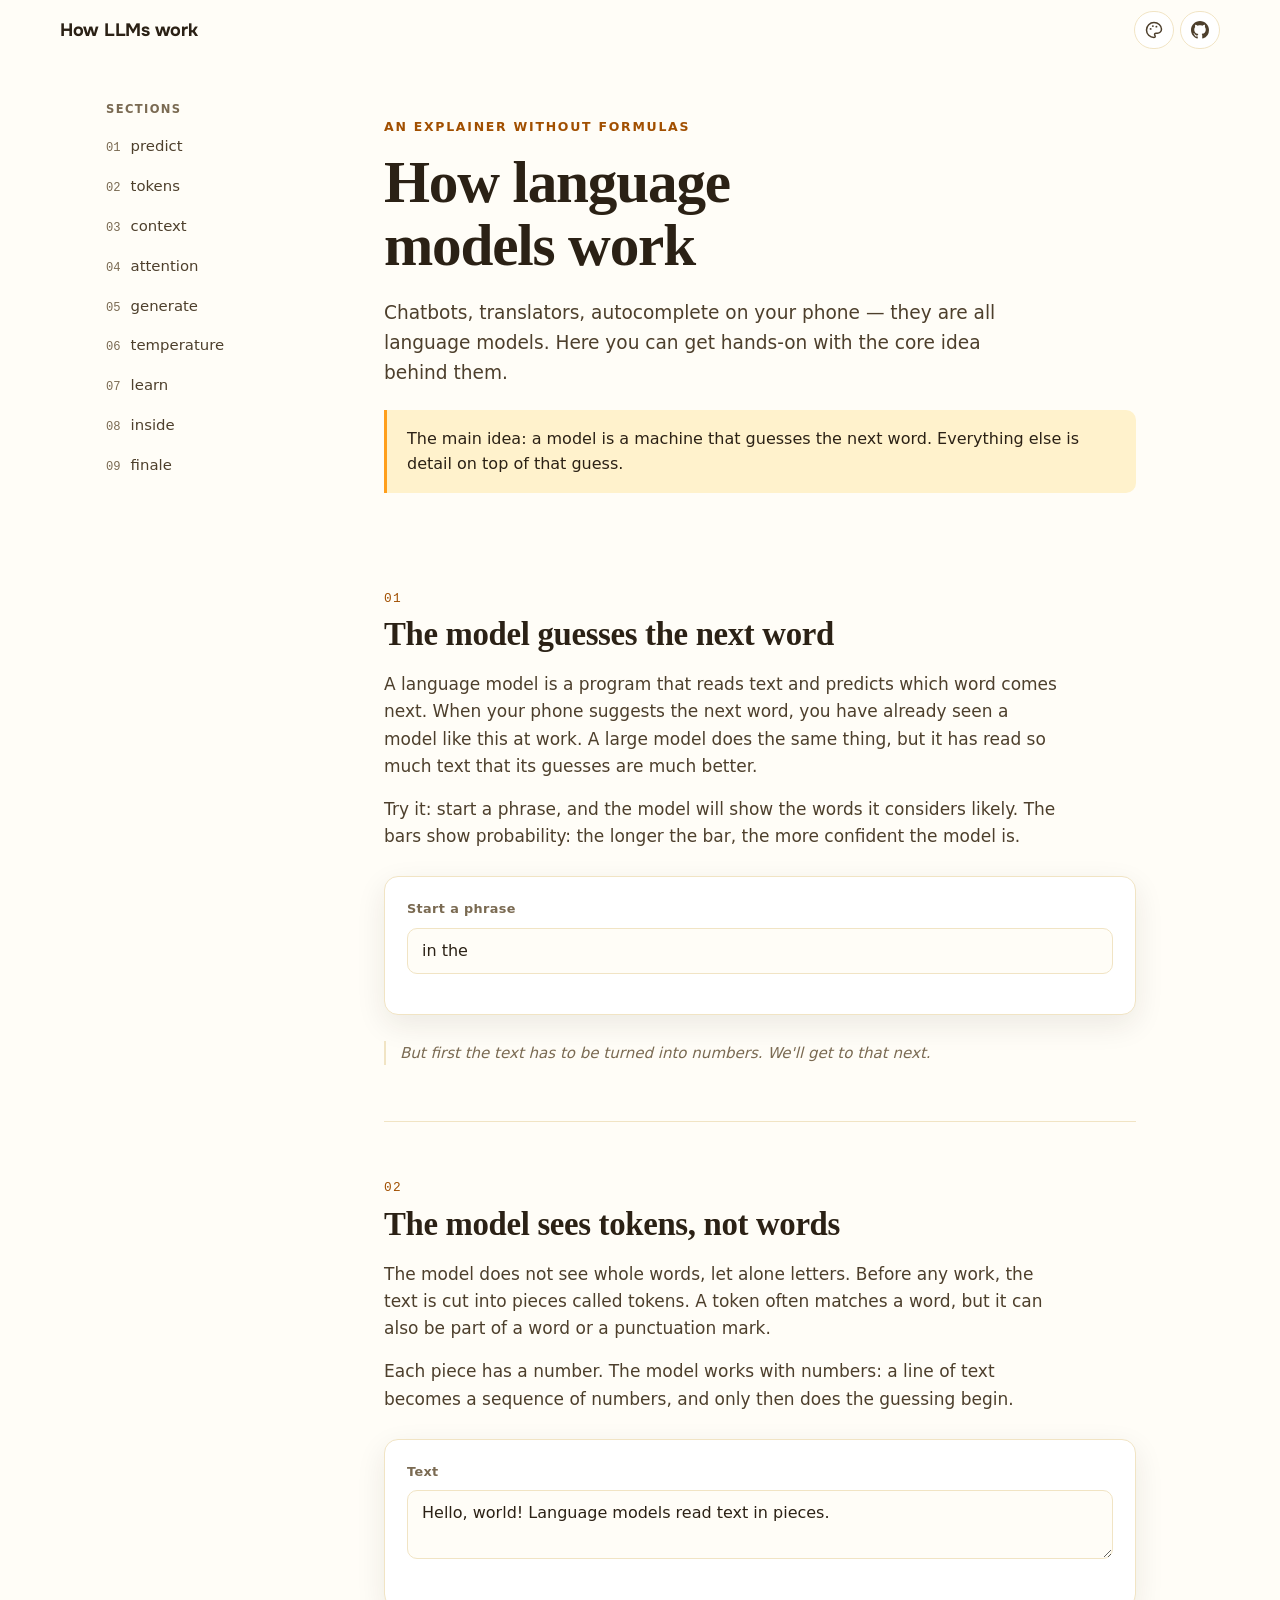
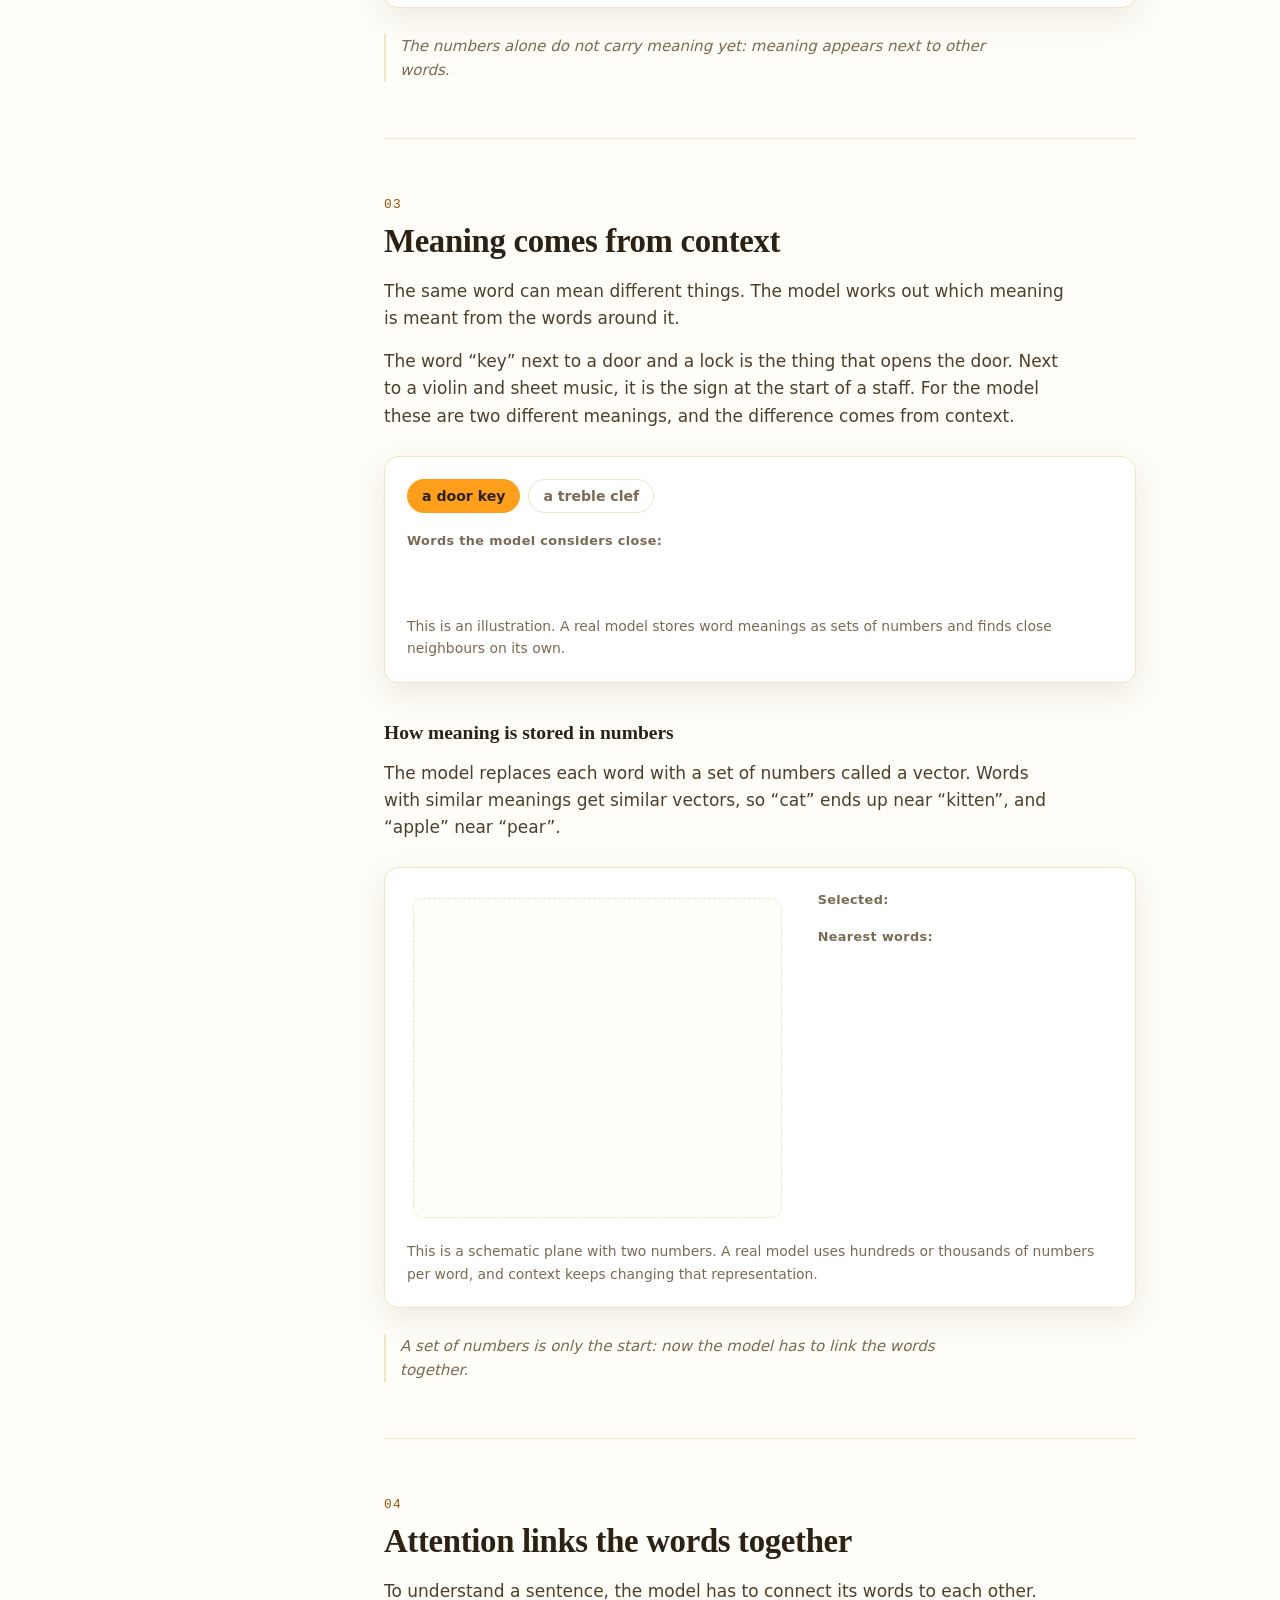
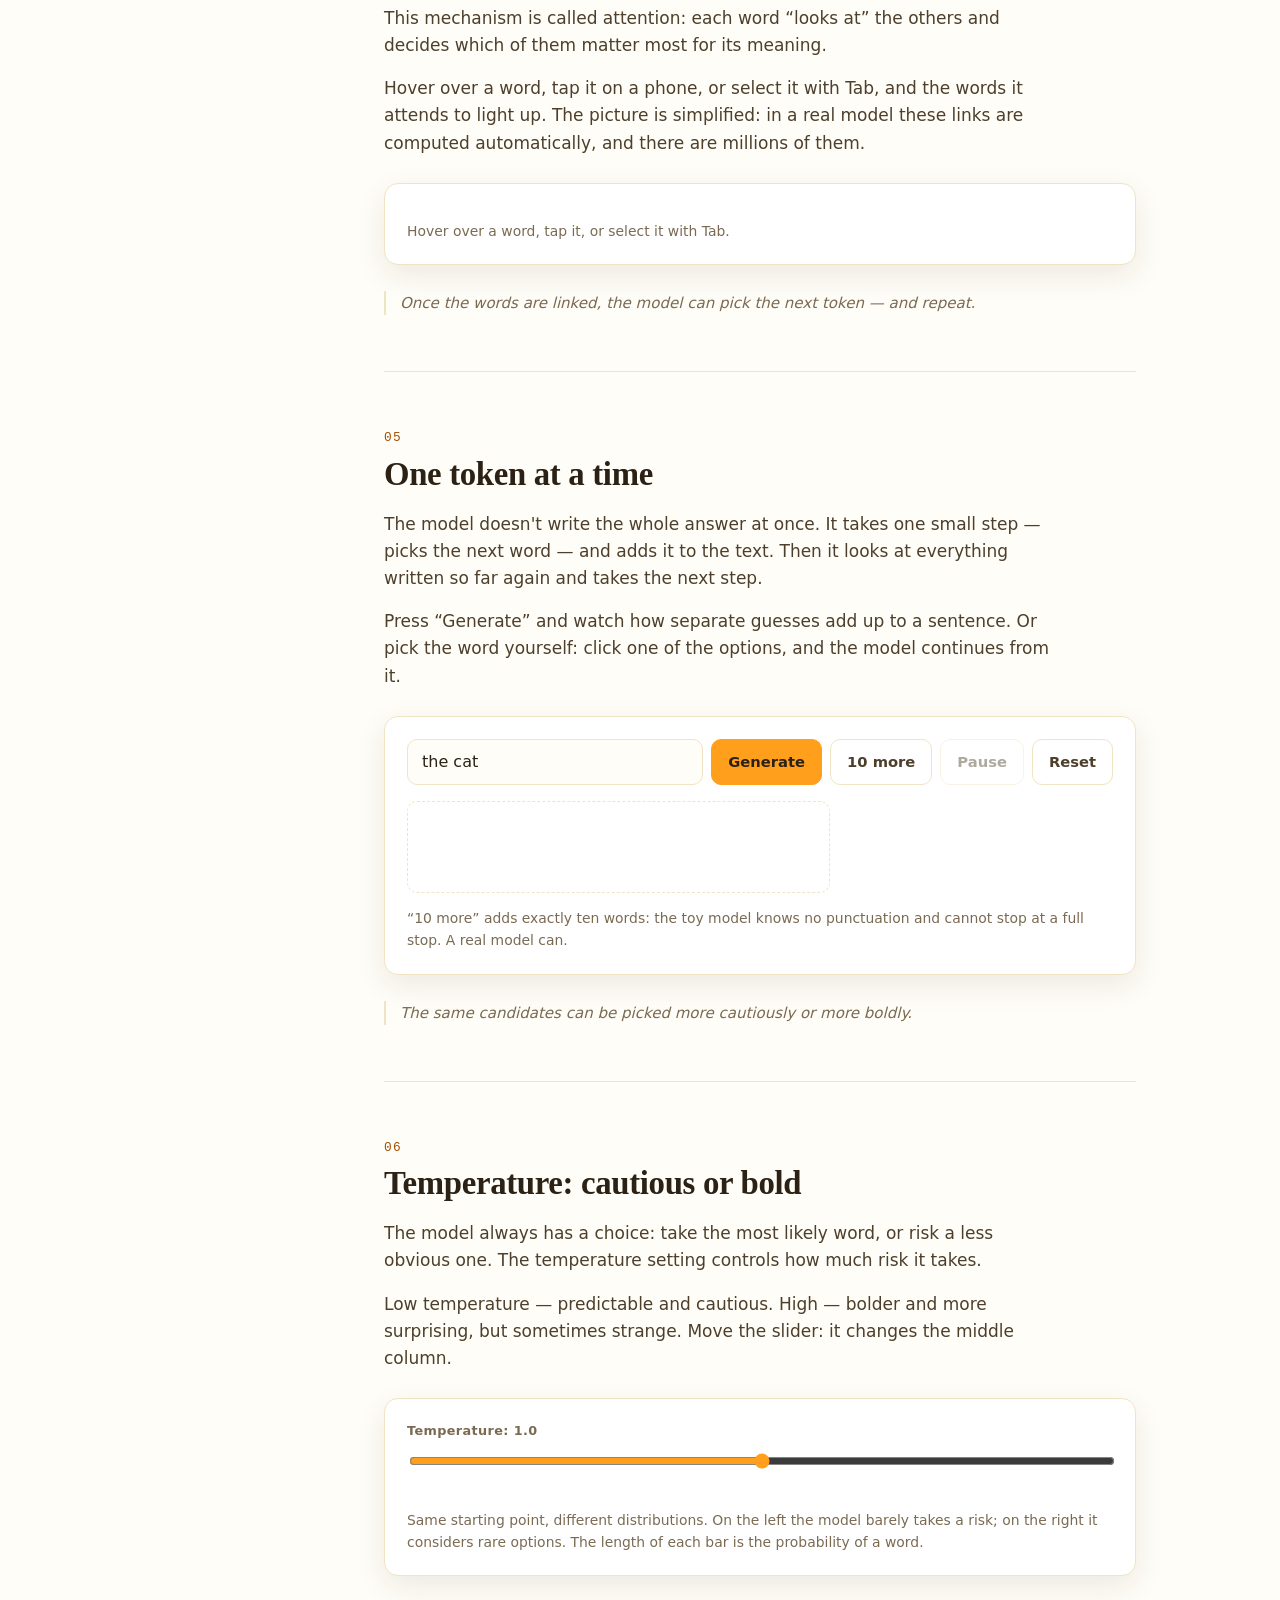
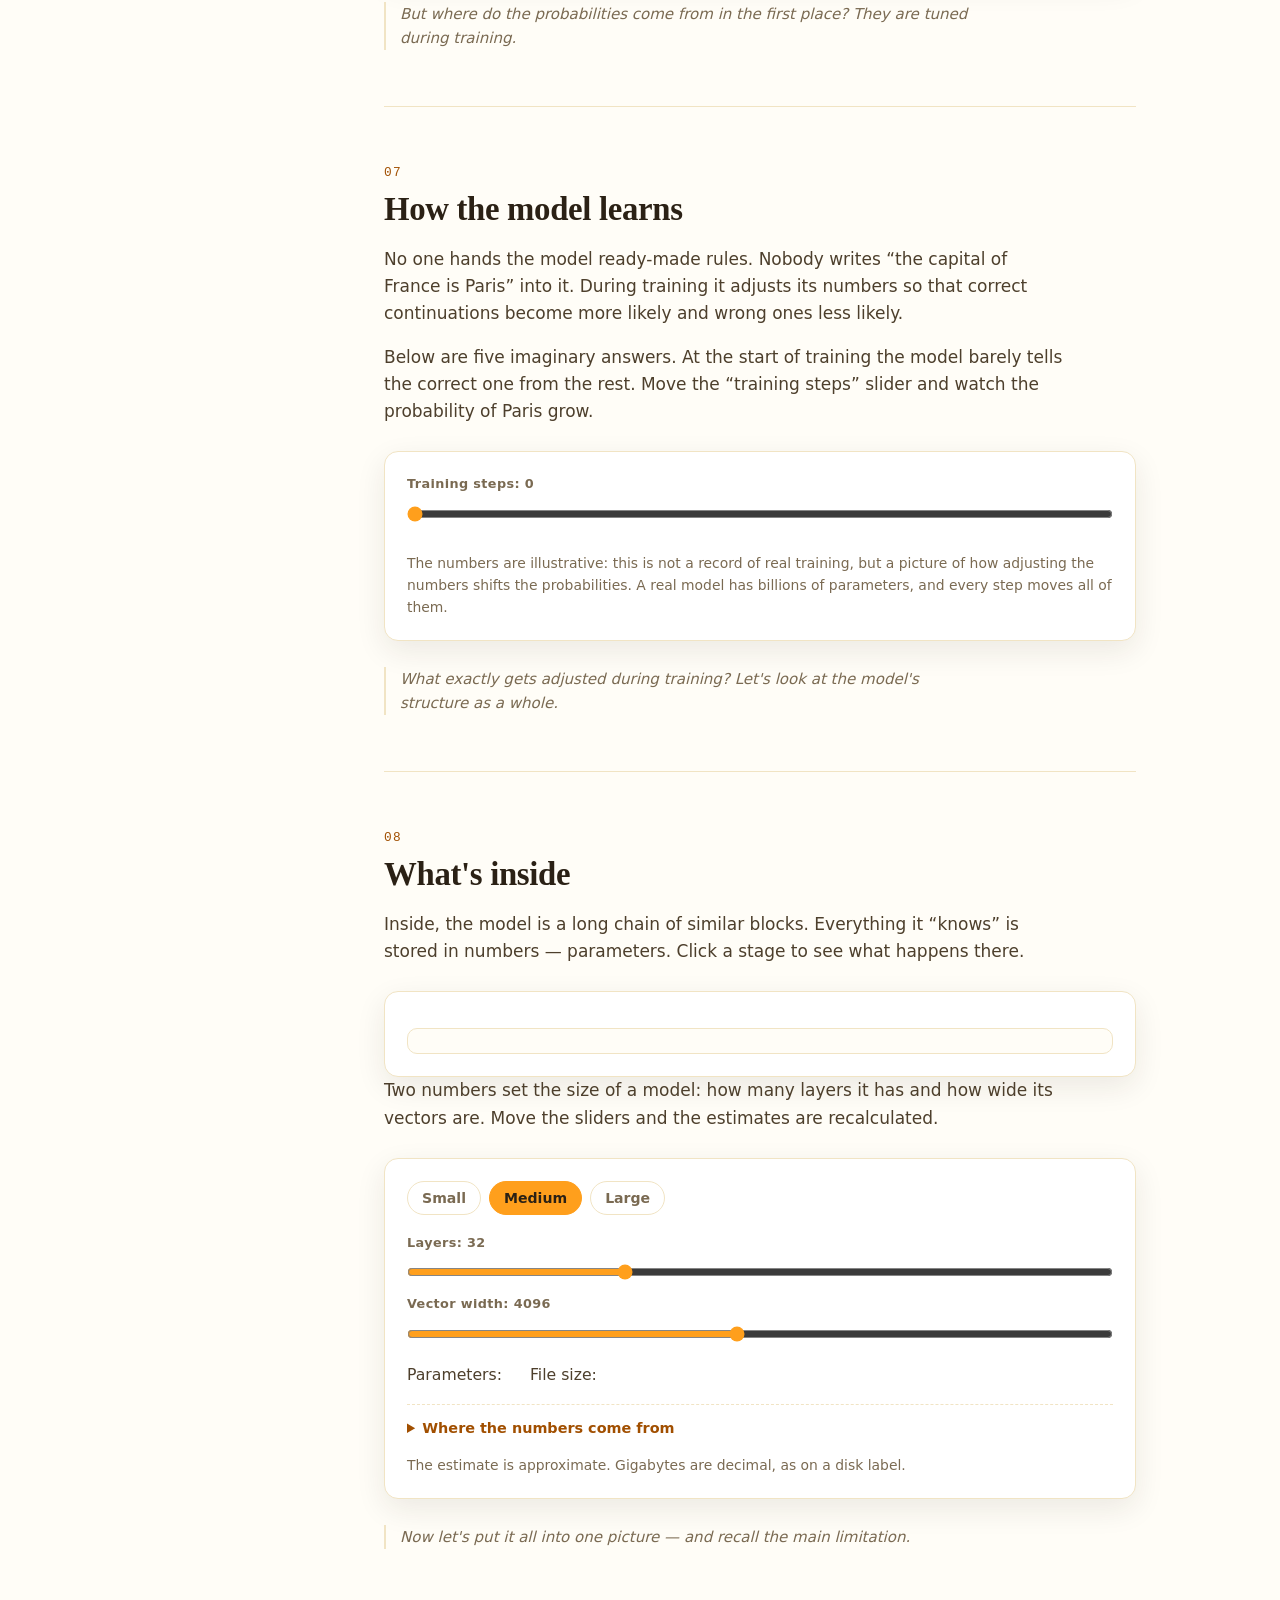
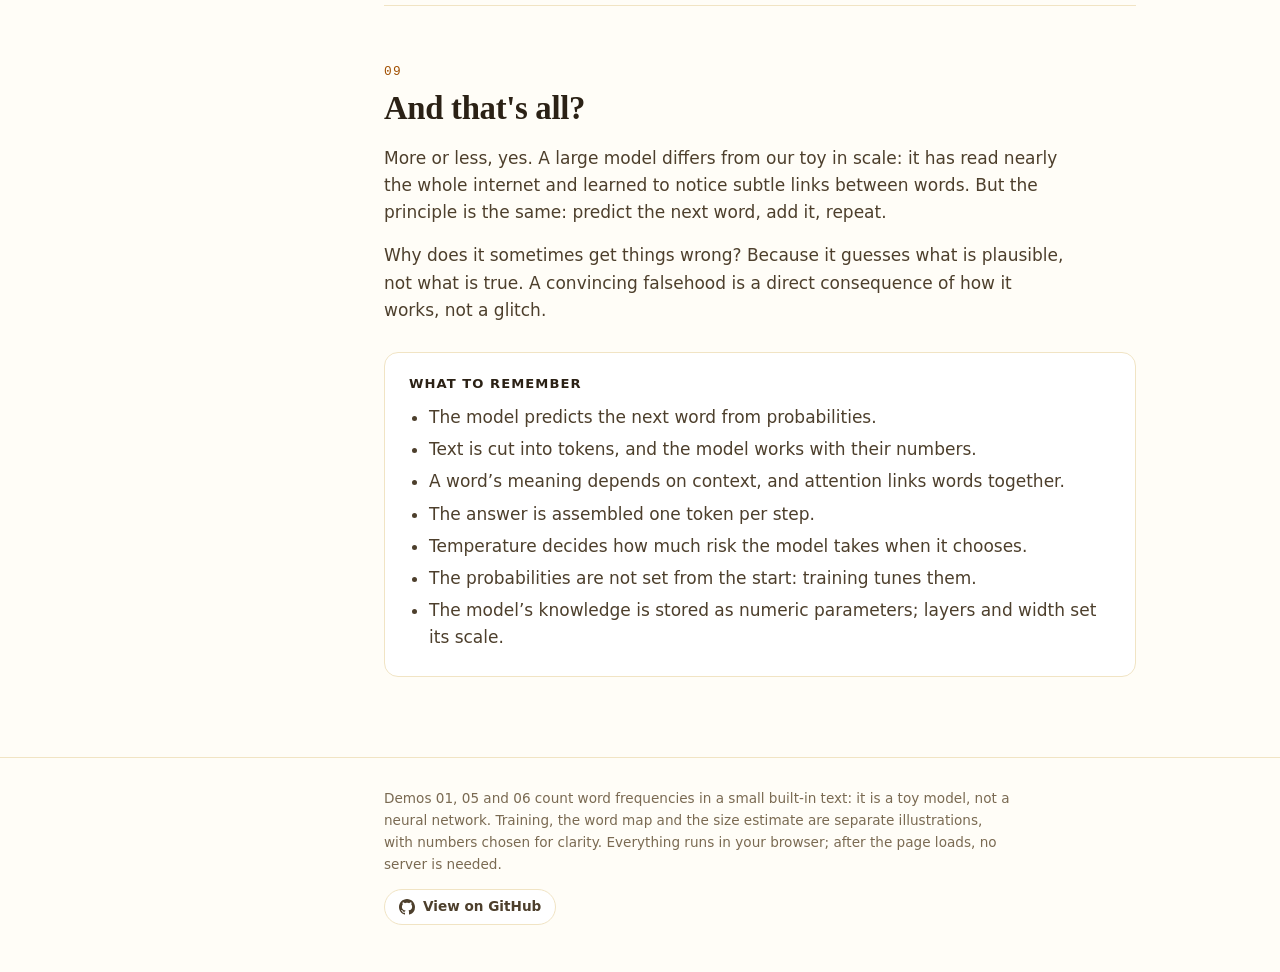
<file: src/index.html>
<!DOCTYPE html>
<html lang="en">
<head>
  <meta charset="utf-8">
  <meta name="viewport" content="width=device-width, initial-scale=1">
  <!-- lang-redirect -->
  <script>
    /* Режим и палитра выбираются до первой отрисовки, чтобы страница не мигала (см. js/theme.js). */
    try {
      var savedTheme = localStorage.getItem('llm-howto.theme');
      if (savedTheme === 'light' || savedTheme === 'dark') {
        document.documentElement.dataset.theme = savedTheme;
      }
      var savedPalette = localStorage.getItem('llm-howto.palette');
      if (/^(amber|coral|indigo|sage|paper)$/.test(savedPalette || '')) {
        document.documentElement.dataset.palette = savedPalette;
      }
    } catch (error) {}
    document.documentElement.classList.add('js');
  </script>
  <title data-i18n="meta.title">How Language Models Work — Visually</title>
  <meta name="description" content="" data-i18n-attr="content:meta.description">
  <meta name="theme-color" content="#fffdf7">
  <link rel="icon" href="logo.svg" type="image/svg+xml">
  <link rel="icon" href="favicon-32.png" type="image/png" sizes="32x32">
  <link rel="apple-touch-icon" href="apple-touch-icon.png">
  <link rel="stylesheet" href="styles.css">
</head>
<body id="top">
  <a class="skip-link" href="#main" data-i18n="a11y.skip">Skip to content</a>
  <!-- Шапка: одна строка, прилипает к верху. Меню разделов — выпадающее до 1200px и боковая колонка шире. -->
  <header class="site-header" id="site-header">
    <div class="header-bar">
      <a class="brand" href="#top" data-i18n-attr="aria-label:brand.home" aria-label="Back to top">
        <!-- logo -->
        <span class="brand-name" data-i18n="brand.name">How LLMs work</span>
      </a>
      <button type="button" class="toc-toggle" id="toc-toggle" aria-expanded="false" aria-controls="toc">
        <span class="toc-toggle-num" id="toc-current-num" hidden></span>
        <span class="toc-toggle-label" id="toc-current-label" data-i18n="toc.label">Sections</span>
        <svg class="chevron" viewBox="0 0 24 24" aria-hidden="true"><path d="m6 9 6 6 6-6"/></svg>
      </button>
      <div class="header-actions">
        <!-- language-switcher -->
        <div class="settings" id="settings">
          <button type="button" class="icon-btn" id="settings-toggle" aria-expanded="false" aria-controls="settings-panel" data-i18n-attr="aria-label:settings.label" aria-label="Appearance">
            <svg class="settings-icon" viewBox="0 0 24 24" aria-hidden="true"><path d="M12 2C6.5 2 2 6.5 2 12s4.5 10 10 10c.93 0 1.65-.75 1.65-1.69 0-.44-.18-.84-.44-1.13-.29-.29-.44-.65-.44-1.13a1.64 1.64 0 0 1 1.67-1.67h2c3.05 0 5.55-2.5 5.55-5.55C21.97 6.01 17.46 2 12 2z"/><circle cx="7.5" cy="10.5" r="1.3"/><circle cx="10.5" cy="6.8" r="1.3"/><circle cx="15.2" cy="7.5" r="1.3"/></svg>
          </button>
          <div class="settings-panel" id="settings-panel" role="group" aria-labelledby="settings-title" hidden>
            <p class="settings-title" id="settings-title" data-i18n="settings.label">Appearance</p>
            <fieldset class="settings-group">
              <legend data-i18n="settings.mode">Mode</legend>
              <div class="seg">
              <label><input type="radio" name="theme-mode" value="auto"><span data-i18n="settings.mode.auto">Auto</span></label>
              <label><input type="radio" name="theme-mode" value="light"><span data-i18n="settings.mode.light">Light</span></label>
              <label><input type="radio" name="theme-mode" value="dark"><span data-i18n="settings.mode.dark">Dark</span></label>
              </div>
            </fieldset>
            <fieldset class="settings-group">
              <legend data-i18n="settings.palette">Colors</legend>
              <div class="palette-list">
              <label class="palette-option"><input type="radio" name="theme-palette" value="amber"><span class="palette-swatch" style="--s1:#ff9f1c;--s2:#2b2115;--s3:#fff2cc" aria-hidden="true"></span><span data-i18n="palette.amber">Amber</span></label>
              <label class="palette-option"><input type="radio" name="theme-palette" value="coral"><span class="palette-swatch" style="--s1:#d03c21;--s2:#1f1d2b;--s3:#fde6df" aria-hidden="true"></span><span data-i18n="palette.coral">Coral</span></label>
              <label class="palette-option"><input type="radio" name="theme-palette" value="indigo"><span class="palette-swatch" style="--s1:#5b5bd6;--s2:#15163a;--s3:#ebebfd" aria-hidden="true"></span><span data-i18n="palette.indigo">Indigo</span></label>
              <label class="palette-option"><input type="radio" name="theme-palette" value="sage"><span class="palette-swatch" style="--s1:#257a5a;--s2:#1c2a21;--s3:#e1f1e8" aria-hidden="true"></span><span data-i18n="palette.sage">Sage</span></label>
              <label class="palette-option"><input type="radio" name="theme-palette" value="paper"><span class="palette-swatch" style="--s1:#d6332b;--s2:#141414;--s3:#fbe4e2" aria-hidden="true"></span><span data-i18n="palette.paper">Paper</span></label>
              </div>
            </fieldset>
          </div>
        </div>
        <a class="icon-btn" href="https://github.com/atdtn/llm-howto" target="_blank" rel="noopener" data-i18n-attr="aria-label:github.label" aria-label="View on GitHub"><svg class="gh-icon" viewBox="0 0 16 16" aria-hidden="true" focusable="false"><path fill="currentColor" d="M8 0C3.58 0 0 3.58 0 8c0 3.54 2.29 6.53 5.47 7.59.4.07.55-.17.55-.38 0-.19-.01-.82-.01-1.49-2.01.37-2.53-.49-2.69-.94-.09-.23-.48-.94-.82-1.13-.28-.15-.68-.52-.01-.53.63-.01 1.08.58 1.23.82.72 1.21 1.87.87 2.33.66.07-.52.28-.87.51-1.07-1.78-.2-3.64-.89-3.64-3.95 0-.87.31-1.59.82-2.15-.08-.2-.36-1.02.08-2.12 0 0 .67-.21 2.2.82.64-.18 1.32-.27 2-.27.68 0 1.36.09 2 .27 1.53-1.04 2.2-.82 2.2-.82.44 1.1.16 1.92.08 2.12.51.56.82 1.27.82 2.15 0 3.07-1.87 3.75-3.65 3.95.29.25.54.73.54 1.48 0 1.07-.01 1.93-.01 2.2 0 .21.15.46.55.38A8.013 8.013 0 0016 8c0-4.42-3.58-8-8-8z"/></svg></a>
      </div>
    </div>
    <div class="read-progress" aria-hidden="true"><span id="read-progress"></span></div>
  </header>

  <nav class="toc" id="toc" data-i18n-attr="aria-label:toc.label" aria-label="Sections">
    <p class="toc-title" data-i18n="toc.label">Sections</p>
    <ol class="toc-list">
      <li><a href="#predict"><span class="toc-num">01</span><span class="toc-text" data-i18n="toc.predict">predict</span></a></li>
      <li><a href="#tokens"><span class="toc-num">02</span><span class="toc-text" data-i18n="toc.tokens">tokens</span></a></li>
      <li><a href="#context"><span class="toc-num">03</span><span class="toc-text" data-i18n="toc.context">context</span></a></li>
      <li><a href="#attention"><span class="toc-num">04</span><span class="toc-text" data-i18n="toc.attention">attention</span></a></li>
      <li><a href="#generate"><span class="toc-num">05</span><span class="toc-text" data-i18n="toc.generate">generate</span></a></li>
      <li><a href="#temperature"><span class="toc-num">06</span><span class="toc-text" data-i18n="toc.temperature">temperature</span></a></li>
      <li><a href="#learn"><span class="toc-num">07</span><span class="toc-text" data-i18n="toc.learn">learn</span></a></li>
      <li><a href="#inside"><span class="toc-num">08</span><span class="toc-text" data-i18n="toc.inside">inside</span></a></li>
      <li><a href="#finale"><span class="toc-num">09</span><span class="toc-text" data-i18n="toc.finale">finale</span></a></li>
    </ol>
  </nav>

  <main id="main" tabindex="-1">
    <div class="hero">
      <div class="wrap">
        <p class="kicker" data-i18n="hero.kicker">An explainer without formulas</p>
        <h1 data-i18n-html="hero.title">How language<br>models work</h1>
        <p class="lead" data-i18n="hero.lead">Chatbots, translators, autocomplete on your phone — they are all language models. Here you can get hands-on with the core idea behind them.</p>
        <p class="hero-callout" data-i18n="hero.callout">The main idea: a model is a machine that guesses the next word. Everything else is detail on top of that guess.</p>
      </div>
    </div>

    <noscript>
      <div class="wrap"><p class="noscript" data-i18n="noscript.text">The interactive demos need JavaScript. The text works without it.</p></div>
    </noscript>

    <div class="wrap content">

      <section id="predict">
        <p class="num">01</p>
        <h2 data-i18n="predict.title">The model guesses the next word</h2>
        <p data-i18n="predict.p1">A language model is a program that reads text and predicts which word comes next. When your phone suggests the next word, you have already seen a model like this at work. A large model does the same thing, but it has read so much text that its guesses are much better.</p>
        <p data-i18n="predict.p2">Try it: start a phrase, and the model will show the words it considers likely. The bars show probability: the longer the bar, the more confident the model is.</p>

        <div class="demo" id="demo-predict">
          <label class="field-label" for="predict-input" data-i18n="predict.inputLabel">Start a phrase</label>
          <input id="predict-input" class="text-input" value="in the" data-i18n-value="predict.defaultInput" autocomplete="off" autocapitalize="none" autocorrect="off" enterkeyhint="done" spellcheck="false">
          <div class="predict-out" id="predict-out" aria-live="polite"></div>
          <p class="demo-note" id="predict-note"></p>
        </div>

        <p class="bridge" data-i18n="predict.bridge">But first the text has to be turned into numbers. We'll get to that next.</p>
      </section>

      <section id="tokens">
        <p class="num">02</p>
        <h2 data-i18n="tokens.title">The model sees tokens, not words</h2>
        <p data-i18n="tokens.p1">The model does not see whole words, let alone letters. Before any work, the text is cut into pieces called tokens. A token often matches a word, but it can also be part of a word or a punctuation mark.</p>
        <p data-i18n="tokens.p2">Each piece has a number. The model works with numbers: a line of text becomes a sequence of numbers, and only then does the guessing begin.</p>

        <div class="demo">
          <label class="field-label" for="tokens-input" data-i18n="tokens.inputLabel">Text</label>
          <textarea id="tokens-input" class="text-input" rows="2" autocorrect="off" spellcheck="false" data-i18n-value="tokens.defaultText">Hello, world! Language models read text in pieces.</textarea>
          <div class="token-chips" id="tokens-out"></div>
          <p class="demo-note" id="tokens-note"></p>
        </div>

        <p class="bridge" data-i18n="tokens.bridge">The numbers alone do not carry meaning yet: meaning appears next to other words.</p>
      </section>

      <section id="context">
        <p class="num">03</p>
        <h2 data-i18n="context.title">Meaning comes from context</h2>
        <p data-i18n="context.p1">The same word can mean different things. The model works out which meaning is meant from the words around it.</p>
        <p data-i18n="context.p2">The word “key” next to a door and a lock is the thing that opens the door. Next to a violin and sheet music, it is the sign at the start of a staff. For the model these are two different meanings, and the difference comes from context.</p>

        <div class="demo">
          <div class="context-switch" role="tablist" data-i18n-attr="aria-label:context.tabsLabel" aria-label="Contexts of the word “key”">
            <button type="button" class="context-tab is-active" id="context-tab-door" data-context="door" role="tab" aria-selected="true" aria-controls="context-panel" data-i18n="context.tab.door">a door key</button>
            <button type="button" class="context-tab" id="context-tab-music" data-context="music" role="tab" aria-selected="false" aria-controls="context-panel" tabindex="-1" data-i18n="context.tab.music">a treble clef</button>
          </div>
          <div id="context-panel" role="tabpanel" aria-labelledby="context-tab-door">
            <p class="context-sentence" id="context-sentence"></p>
            <p class="field-label" data-i18n="context.neighborsLabel">Words the model considers close:</p>
            <div class="neighbor-chips" id="context-out"></div>
          </div>
          <p class="demo-note" data-i18n="context.note">This is an illustration. A real model stores word meanings as sets of numbers and finds close neighbours on its own.</p>
        </div>

        <h3 class="subhead" data-i18n="context.subhead">How meaning is stored in numbers</h3>
        <p data-i18n="context.p3">The model replaces each word with a set of numbers called a vector. Words with similar meanings get similar vectors, so “cat” ends up near “kitten”, and “apple” near “pear”.</p>

        <div class="demo">
          <div class="embedding-layout">
            <div class="embedding-plot" id="embedding-plot" role="group" data-i18n-attr="aria-label:embeddings.mapLabel" aria-label="A schematic word map"></div>
            <div class="embedding-info">
              <p class="field-label"><span data-i18n="embeddings.selected">Selected:</span> <strong id="embedding-word"></strong></p>
              <p class="embedding-vector" id="embedding-vector"></p>
              <p class="field-label" data-i18n="embeddings.nearest">Nearest words:</p>
              <ul class="embedding-near" id="embedding-near"></ul>
            </div>
          </div>
          <p class="demo-note" data-i18n="embeddings.note">This is a schematic plane with two numbers. A real model uses hundreds or thousands of numbers per word, and context keeps changing that representation.</p>
        </div>

        <p class="bridge" data-i18n="context.bridge">A set of numbers is only the start: now the model has to link the words together.</p>
      </section>

      <section id="attention">
        <p class="num">04</p>
        <h2 data-i18n="attention.title">Attention links the words together</h2>
        <p data-i18n="attention.p1">To understand a sentence, the model has to connect its words to each other. This mechanism is called attention: each word “looks at” the others and decides which of them matter most for its meaning.</p>
        <p data-i18n="attention.p2">Hover over a word, tap it on a phone, or select it with Tab, and the words it attends to light up. The picture is simplified: in a real model these links are computed automatically, and there are millions of them.</p>

        <div class="demo">
          <div class="attention-sentence" id="attention-sentence"></div>
          <p class="demo-note" id="attention-caption" aria-live="polite" data-i18n="attention.caption">Hover over a word, tap it, or select it with Tab.</p>
        </div>

        <p class="bridge" data-i18n="attention.bridge">Once the words are linked, the model can pick the next token — and repeat.</p>
      </section>

      <section id="generate">
        <p class="num">05</p>
        <h2 data-i18n="generate.title">One token at a time</h2>
        <p data-i18n="generate.p1">The model doesn't write the whole answer at once. It takes one small step — picks the next word — and adds it to the text. Then it looks at everything written so far again and takes the next step.</p>
        <p data-i18n="generate.p2">Press “Generate” and watch how separate guesses add up to a sentence. Or pick the word yourself: click one of the options, and the model continues from it.</p>

        <div class="demo">
          <div class="generate-controls">
            <input id="generate-input" class="text-input" value="the cat" data-i18n-value="generate.defaultInput" autocomplete="off" autocapitalize="none" autocorrect="off" enterkeyhint="go" spellcheck="false" data-i18n-attr="aria-label:generate.inputLabel">
            <button class="btn" id="generate-start" data-i18n="generate.start">Generate</button>
            <button class="btn btn-ghost" id="generate-more" data-i18n="generate.more">10 more</button>
            <button class="btn btn-ghost" id="generate-pause" disabled data-i18n="generate.pause">Pause</button>
            <button class="btn btn-ghost" id="generate-reset" data-i18n="generate.reset">Reset</button>
          </div>
          <div class="generate-body">
            <div class="generate-text" id="generate-output" aria-live="polite"></div>
            <div class="generate-candidates" id="generate-candidates"></div>
          </div>
          <p class="demo-note" data-i18n="generate.note">“10 more” adds exactly ten words: the toy model knows no punctuation and cannot stop at a full stop. A real model can.</p>
        </div>

        <p class="bridge" data-i18n="generate.bridge">The same candidates can be picked more cautiously or more boldly.</p>
      </section>

      <section id="temperature">
        <p class="num">06</p>
        <h2 data-i18n="temperature.title">Temperature: cautious or bold</h2>
        <p data-i18n="temperature.p1">The model always has a choice: take the most likely word, or risk a less obvious one. The temperature setting controls how much risk it takes.</p>
        <p data-i18n="temperature.p2">Low temperature — predictable and cautious. High — bolder and more surprising, but sometimes strange. Move the slider: it changes the middle column.</p>

        <div class="demo">
          <label class="field-label" for="temp-slider"><span data-i18n="temperature.sliderLabel">Temperature:</span> <span id="temp-value">1.0</span></label>
          <input type="range" id="temp-slider" min="0" max="2" step="0.1" value="1">
          <div class="temp-columns" id="temp-columns"></div>
          <p class="demo-note" data-i18n="temperature.note">Same starting point, different distributions. On the left the model barely takes a risk; on the right it considers rare options. The length of each bar is the probability of a word.</p>
        </div>

        <p class="bridge" data-i18n="temperature.bridge">But where do the probabilities come from in the first place? They are tuned during training.</p>
      </section>

      <section id="learn">
        <p class="num">07</p>
        <h2 data-i18n="learn.title">How the model learns</h2>
        <p data-i18n="learn.p1">No one hands the model ready-made rules. Nobody writes “the capital of France is Paris” into it. During training it adjusts its numbers so that correct continuations become more likely and wrong ones less likely.</p>
        <p data-i18n="learn.p2">Below are five imaginary answers. At the start of training the model barely tells the correct one from the rest. Move the “training steps” slider and watch the probability of Paris grow.</p>

        <div class="demo">
          <p class="field-label"><label for="learn-slider" data-i18n="learn.sliderLabel">Training steps:</label> <output id="learn-step" for="learn-slider">0</output></p>
          <input type="range" id="learn-slider" min="0" max="100" step="1" value="0">
          <div class="learn-list" id="learn-out" aria-live="polite"></div>
          <p class="demo-note" data-i18n="learn.note">The numbers are illustrative: this is not a record of real training, but a picture of how adjusting the numbers shifts the probabilities. A real model has billions of parameters, and every step moves all of them.</p>
        </div>

        <p class="bridge" data-i18n="learn.bridge">What exactly gets adjusted during training? Let's look at the model's structure as a whole.</p>
      </section>

      <section id="inside">
        <p class="num">08</p>
        <h2 data-i18n="inside.title">What's inside</h2>
        <p data-i18n="inside.p1">Inside, the model is a long chain of similar blocks. Everything it “knows” is stored in numbers — parameters. Click a stage to see what happens there.</p>

        <div class="demo">
          <div class="architecture-stages" id="inside-stages" role="group" data-i18n-attr="aria-label:inside.stagesLabel" aria-label="Stages of the model"></div>
          <div class="stage-description" id="inside-description" aria-live="polite"></div>
        </div>

        <p data-i18n="inside.p2">Two numbers set the size of a model: how many layers it has and how wide its vectors are. Move the sliders and the estimates are recalculated.</p>

        <div class="demo">
          <div class="params-presets" role="group" data-i18n-attr="aria-label:inside.presetsLabel" aria-label="Model size">
            <button class="context-tab" data-preset="small" aria-pressed="false" data-i18n="inside.preset.small">Small</button>
            <button class="context-tab is-active" data-preset="medium" aria-pressed="true" data-i18n="inside.preset.medium">Medium</button>
            <button class="context-tab" data-preset="large" aria-pressed="false" data-i18n="inside.preset.large">Large</button>
          </div>

          <p class="field-label"><label for="params-layers" data-i18n="inside.layers">Layers:</label> <output id="params-layers-value" for="params-layers">32</output></p>
          <input type="range" id="params-layers" min="4" max="96" step="1" value="32">

          <p class="field-label"><label for="params-width" data-i18n="inside.width">Vector width:</label> <output id="params-width-value" for="params-width">4096</output></p>
          <input type="range" id="params-width" min="512" max="8192" step="256" value="4096">

          <div class="params-results">
            <p><span data-i18n="inside.params">Parameters:</span> <strong id="params-count"></strong></p>
            <p><span data-i18n="inside.size">File size:</span> <strong id="params-size"></strong></p>
          </div>

          <details class="formula">
            <summary data-i18n="inside.formulaSummary">Where the numbers come from</summary>
            <p data-i18n="inside.formula">Estimate: 12 · L · d² parameters in the blocks plus 2 · V · d in the embeddings and output layer, where L is the number of layers, d the width and V the vocabulary size (here 50,000). File size is 2 bytes per parameter (fp16).</p>
            <p data-i18n="inside.formulaNote">This is a simplification: real models have extra components, and a running model needs more memory than its weight file.</p>
          </details>

          <p class="demo-note" data-i18n="inside.note">The estimate is approximate. Gigabytes are decimal, as on a disk label.</p>
        </div>

        <p class="bridge" data-i18n="inside.bridge">Now let's put it all into one picture — and recall the main limitation.</p>
      </section>

      <section id="finale">
        <p class="num">09</p>
        <h2 data-i18n="finale.title">And that's all?</h2>
        <p data-i18n="finale.p1">More or less, yes. A large model differs from our toy in scale: it has read nearly the whole internet and learned to notice subtle links between words. But the principle is the same: predict the next word, add it, repeat.</p>
        <p data-i18n="finale.p2">Why does it sometimes get things wrong? Because it guesses what is plausible, not what is true. A convincing falsehood is a direct consequence of how it works, not a glitch.</p>
        <div class="recap">
          <p class="recap-title" data-i18n="recap.title">What to remember</p>
          <ul>
            <li data-i18n="recap.1">The model predicts the next word from probabilities.</li>
            <li data-i18n="recap.2">Text is cut into tokens, and the model works with their numbers.</li>
            <li data-i18n="recap.3">A word’s meaning depends on context, and attention links words together.</li>
            <li data-i18n="recap.4">The answer is assembled one token per step.</li>
            <li data-i18n="recap.5">Temperature decides how much risk the model takes when it chooses.</li>
            <li data-i18n="recap.6">The probabilities are not set from the start: training tunes them.</li>
            <li data-i18n="recap.7">The model’s knowledge is stored as numeric parameters; layers and width set its scale.</li>
          </ul>
        </div>
      </section>

    </div>
  </main>

  <footer class="footer">
    <div class="wrap">
      <p data-i18n="footer.text">Demos 01, 05 and 06 count word frequencies in a small built-in text: it is a toy model, not a neural network. Training, the word map and the size estimate are separate illustrations, with numbers chosen for clarity. Everything runs in your browser; after the page loads, no server is needed.</p>
      <p class="footer-links"><a class="gh-link gh-link-inline" href="https://github.com/atdtn/llm-howto" target="_blank" rel="noopener"><svg class="gh-icon" viewBox="0 0 16 16" aria-hidden="true" focusable="false"><path fill="currentColor" d="M8 0C3.58 0 0 3.58 0 8c0 3.54 2.29 6.53 5.47 7.59.4.07.55-.17.55-.38 0-.19-.01-.82-.01-1.49-2.01.37-2.53-.49-2.69-.94-.09-.23-.48-.94-.82-1.13-.28-.15-.68-.52-.01-.53.63-.01 1.08.58 1.23.82.72 1.21 1.87.87 2.33.66.07-.52.28-.87.51-1.07-1.78-.2-3.64-.89-3.64-3.95 0-.87.31-1.59.82-2.15-.08-.2-.36-1.02.08-2.12 0 0 .67-.21 2.2.82.64-.18 1.32-.27 2-.27.68 0 1.36.09 2 .27 1.53-1.04 2.2-.82 2.2-.82.44 1.1.16 1.92.08 2.12.51.56.82 1.27.82 2.15 0 3.07-1.87 3.75-3.65 3.95.29.25.54.73.54 1.48 0 1.07-.01 1.93-.01 2.2 0 .21.15.46.55.38A8.013 8.013 0 0016 8c0-4.42-3.58-8-8-8z"/></svg><span data-i18n="github.label">View on GitHub</span></a></p>
    </div>
  </footer>

  <!-- locale-scripts -->
  <script src="js/i18n.js"></script>
  <script src="js/model.js"></script>
  <script src="js/learn.js"></script>
  <script src="js/params.js"></script>
  <script src="js/embeddings.js"></script>
  <script src="js/generation.js"></script>
  <script src="js/demo/ui.js"></script>
  <script src="js/demo/predict.js"></script>
  <script src="js/demo/tokens.js"></script>
  <script src="js/demo/context.js"></script>
  <script src="js/demo/embeddings.js"></script>
  <script src="js/demo/attention.js"></script>
  <script src="js/demo/generate.js"></script>
  <script src="js/demo/temperature.js"></script>
  <script src="js/demo/learn.js"></script>
  <script src="js/demo/inside.js"></script>
  <script src="js/theme.js"></script>
  <script src="js/nav.js"></script>
  <script src="js/main.js"></script>
</body>
</html>
</file>
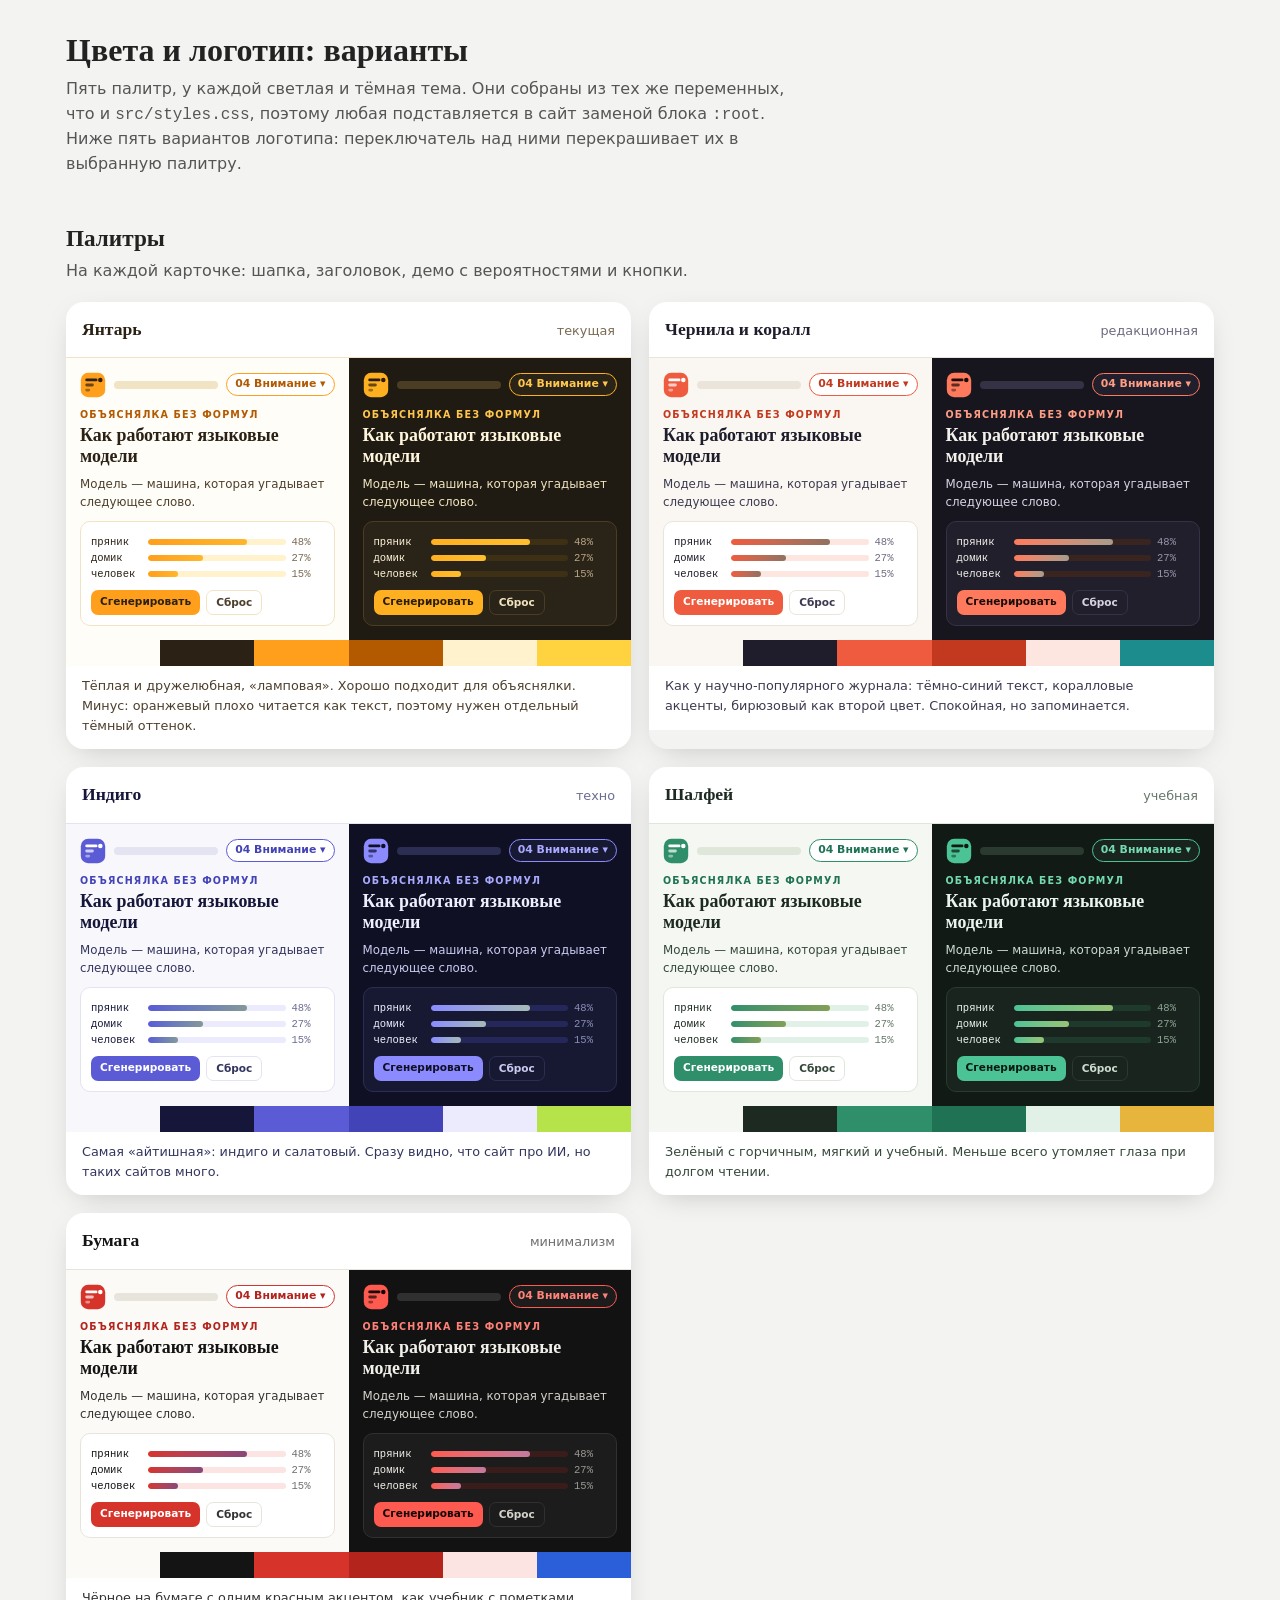
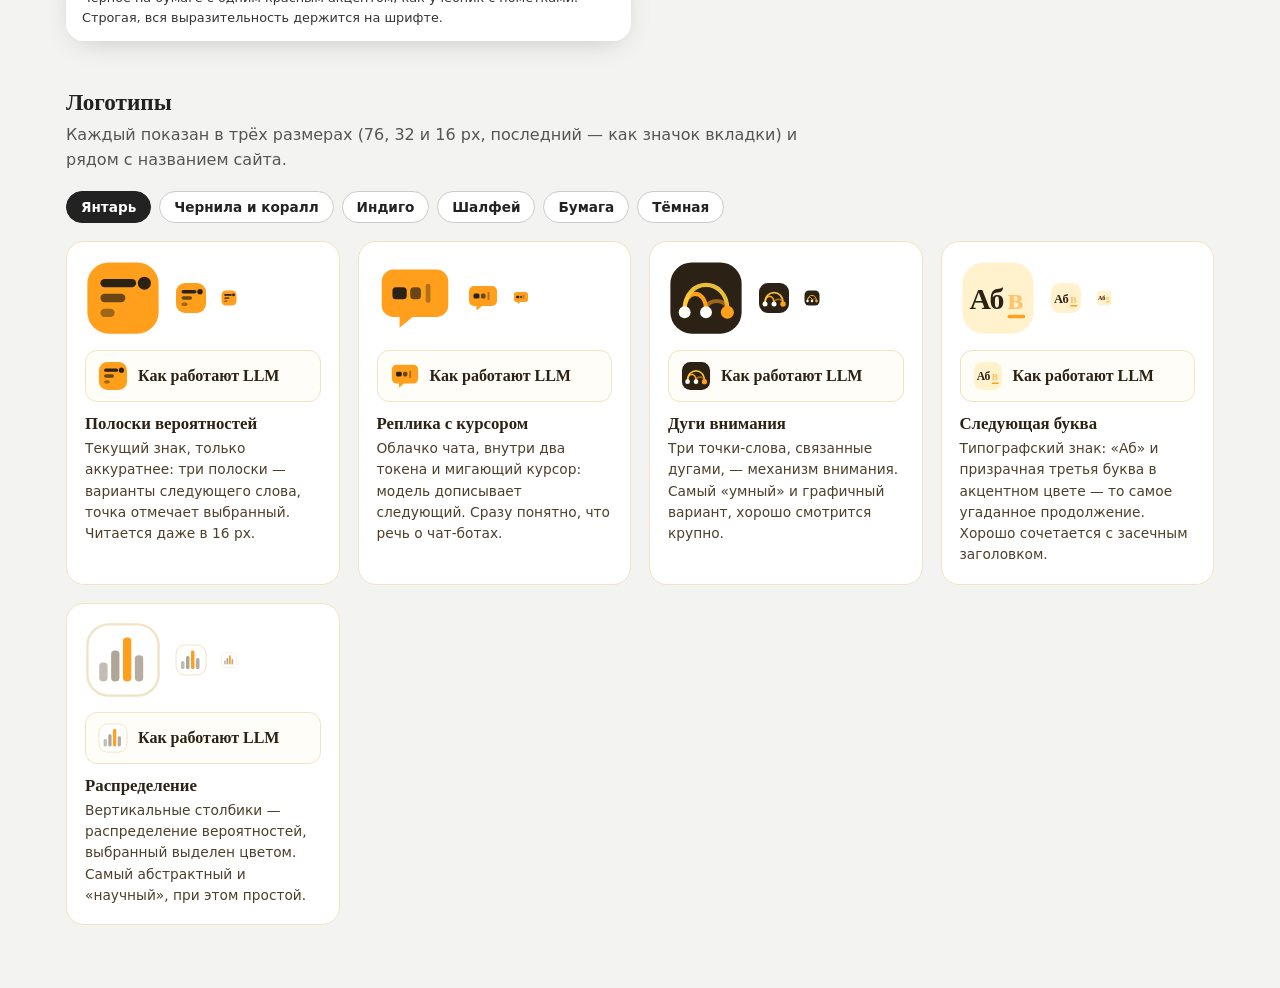
<file: design/brand-options.html>
<!DOCTYPE html>
<html lang="ru">
<head>
<meta charset="utf-8">
<meta name="viewport" content="width=device-width, initial-scale=1">
<title>Варианты оформления</title>
<style>
  /* Каждая палитра — набор тех же переменных, что в src/styles.css. */
  .p-amber   { --bg:#fffdf7; --card:#fff; --ink:#2b2115; --ink-soft:#4d3f2c; --muted:#7a6a52; --line:#f1e4c4; --accent:#ff9f1c; --accent-ink:#b35a00; --accent-soft:#fff2cc; --warm:#ffd23f; --on-accent:#2b2115; }
  .p-amber.dark { --bg:#1f1a12; --card:#2a2317; --ink:#fff6dc; --ink-soft:#f1e4bf; --muted:#b9a684; --line:#4a3d24; --accent:#ffb020; --accent-ink:#ffc54d; --accent-soft:#3d3014; --warm:#ffd23f; --on-accent:#2b1d05; }

  .p-coral   { --bg:#faf7f2; --card:#fff; --ink:#1f1d2b; --ink-soft:#3d3a4f; --muted:#6f6a80; --line:#ebe4da; --accent:#ef5b3f; --accent-ink:#c2391f; --accent-soft:#fde6df; --warm:#1c8c8c; --on-accent:#fff; }
  .p-coral.dark { --bg:#17161f; --card:#211f2c; --ink:#f4f1ea; --ink-soft:#d8d3e3; --muted:#9a94ad; --line:#353246; --accent:#ff7a5c; --accent-ink:#ff9c85; --accent-soft:#3a2420; --warm:#3cc4c4; --on-accent:#1a0d08; }

  .p-indigo  { --bg:#f7f7fc; --card:#fff; --ink:#15163a; --ink-soft:#33355e; --muted:#6b6d92; --line:#e3e3f2; --accent:#5b5bd6; --accent-ink:#4343b8; --accent-soft:#ebebfd; --warm:#b6e34a; --on-accent:#fff; }
  .p-indigo.dark { --bg:#0f1024; --card:#171933; --ink:#eef0ff; --ink-soft:#c9cbf0; --muted:#8b8db8; --line:#2b2d52; --accent:#8b8bff; --accent-ink:#a9a9ff; --accent-soft:#25275a; --warm:#c8f25c; --on-accent:#0f1024; }

  .p-sage    { --bg:#f5f7f2; --card:#fff; --ink:#1c2a21; --ink-soft:#35483b; --muted:#66786b; --line:#dfe7da; --accent:#2f8f6b; --accent-ink:#1f7354; --accent-soft:#e1f1e8; --warm:#e7b53c; --on-accent:#fff; }
  .p-sage.dark { --bg:#111a15; --card:#18241d; --ink:#ecf4ee; --ink-soft:#cddcd2; --muted:#8fa596; --line:#2a3a30; --accent:#4cc395; --accent-ink:#74d9b0; --accent-soft:#1d3a2d; --warm:#f2c552; --on-accent:#0b1a13; }

  .p-paper   { --bg:#fbfaf6; --card:#fff; --ink:#141414; --ink-soft:#333; --muted:#6e6e6e; --line:#e7e4dc; --accent:#d6332b; --accent-ink:#b3241d; --accent-soft:#fbe4e2; --warm:#2b5fd9; --on-accent:#fff; }
  .p-paper.dark { --bg:#121212; --card:#1c1c1c; --ink:#f2f0ea; --ink-soft:#d6d3cb; --muted:#9b9992; --line:#303030; --accent:#ff5a4f; --accent-ink:#ff8178; --accent-soft:#3a1d1b; --warm:#7aa2ff; --on-accent:#140504; }

  * { box-sizing: border-box; }
  body { margin:0; font:16px/1.55 system-ui,-apple-system,"Segoe UI",Roboto,sans-serif; background:#f3f3f1; color:#222; }
  @media (prefers-color-scheme: dark) { body { background:#161616; color:#eee; } .intro p, .sub { color:#aaa !important; } }
  .page { max-width:1180px; margin:0 auto; padding:32px 16px 64px; }
  h1 { font:600 2rem/1.15 Georgia,serif; margin:0 0 8px; }
  h2 { font:600 1.45rem/1.2 Georgia,serif; margin:48px 0 6px; }
  .intro p, .sub { color:#555; margin:0 0 18px; max-width:46em; }

  .grid { display:grid; grid-template-columns:repeat(auto-fill,minmax(min(100%,520px),1fr)); gap:18px; }
  .pal { border-radius:18px; overflow:hidden; box-shadow:0 8px 30px -12px rgba(0,0,0,.25); }
  .pal-head { display:flex; justify-content:space-between; align-items:baseline; gap:8px; padding:14px 16px; background:var(--card); color:var(--ink); border-bottom:1px solid var(--line); }
  .pal-head b { font-family:Georgia,serif; font-size:1.1rem; }
  .pal-head span { font-size:.8rem; color:var(--muted); }
  .modes { display:grid; grid-template-columns:repeat(auto-fit,minmax(240px,1fr)); }
  .mock { background:var(--bg); color:var(--ink); padding:14px; }
  .mock-bar { display:flex; align-items:center; gap:8px; margin-bottom:12px; }
  .mock-bar svg { width:26px; height:26px; flex:none; }
  .mock-bar i { flex:1; height:8px; border-radius:4px; background:var(--line); }
  .mock-pill { font:600 .68rem/1 system-ui; padding:5px 8px; border-radius:99px; border:1px solid var(--accent); color:var(--accent-ink); background:var(--card); white-space:nowrap; }
  .mock-k { font:600 .6rem/1 system-ui; letter-spacing:.12em; text-transform:uppercase; color:var(--accent-ink); }
  .mock h3 { font:600 1.12rem/1.15 Georgia,serif; margin:6px 0 8px; }
  .mock p { font-size:.74rem; color:var(--ink-soft); margin:0 0 10px; }
  .mock-card { background:var(--card); border:1px solid var(--line); border-radius:10px; padding:10px; }
  .row { display:grid; grid-template-columns:3.2rem 1fr 2rem; align-items:center; gap:6px; font:.66rem ui-monospace,monospace; color:var(--muted); margin:4px 0; }
  .row span:first-child { color:var(--ink); }
  .track { height:6px; border-radius:3px; background:var(--accent-soft); overflow:hidden; }
  .track i { display:block; height:100%; border-radius:3px; background:linear-gradient(90deg,var(--accent),color-mix(in srgb,var(--accent) 55%,var(--warm))); }
  .btns { display:flex; gap:6px; margin-top:10px; }
  .btn { font:600 .66rem/1 system-ui; padding:6px 9px; border-radius:7px; background:var(--accent); color:var(--on-accent); }
  .btn.ghost { background:transparent; color:var(--ink-soft); border:1px solid var(--line); }
  .swatches { display:flex; background:var(--card); }
  .swatches div { flex:1; height:26px; }
  .pal-note { background:var(--card); color:var(--ink-soft); font-size:.8rem; padding:10px 16px 14px; margin:0; }

  .logos { display:grid; grid-template-columns:repeat(auto-fill,minmax(250px,1fr)); gap:18px; }
  .logo-card { background:var(--card); color:var(--ink); border:1px solid var(--line); border-radius:18px; padding:18px; }
  .logo-row { display:flex; align-items:center; gap:14px; margin-bottom:14px; }
  .logo-row svg.big { width:76px; height:76px; }
  .logo-row svg.sm { width:32px; height:32px; }
  .logo-row svg.xs { width:16px; height:16px; }
  .lockup { display:flex; align-items:center; gap:10px; padding:10px 12px; border-radius:12px; background:var(--bg); border:1px solid var(--line); margin-bottom:12px; }
  .lockup svg { width:30px; height:30px; flex:none; }
  .lockup b { font:600 1rem Georgia,serif; }
  .logo-card h3 { margin:0 0 4px; font:600 1.05rem Georgia,serif; }
  .logo-card p { margin:0; font-size:.86rem; color:var(--ink-soft); }
  .picker { display:flex; flex-wrap:wrap; gap:8px; margin:0 0 18px; }
  .picker button { font:600 .85rem system-ui; padding:7px 14px; border-radius:99px; border:1px solid #ccc; background:#fff; color:#222; cursor:pointer; }
  .picker button[aria-pressed="true"] { background:#222; color:#fff; border-color:#222; }
  .tag { display:inline-block; font:700 .64rem/1 system-ui; letter-spacing:.06em; text-transform:uppercase; padding:4px 7px; border-radius:6px; background:var(--accent-soft); color:var(--accent-ink); margin-left:6px; vertical-align:middle; }
</style>
</head>
<body>
<div class="page">
  <div class="intro">
    <h1>Цвета и логотип: варианты</h1>
    <p>Пять палитр, у каждой светлая и тёмная тема. Они собраны из тех же переменных, что и <code>src/styles.css</code>, поэтому любая подставляется в сайт заменой блока <code>:root</code>. Ниже пять вариантов логотипа: переключатель над ними перекрашивает их в выбранную палитру.</p>
  </div>

  <h2>Палитры</h2>
  <p class="sub">На каждой карточке: шапка, заголовок, демо с вероятностями и кнопки.</p>
  <div class="grid" id="palettes"></div>

  <h2>Логотипы</h2>
  <p class="sub">Каждый показан в трёх размерах (76, 32 и 16 px, последний — как значок вкладки) и рядом с названием сайта.</p>
  <div class="picker" id="picker"></div>
  <div class="logos p-amber" id="logos"></div>
</div>

<script>
const PALETTES = [
  ['p-amber', 'Янтарь', 'текущая', 'Тёплая и дружелюбная, «ламповая». Хорошо подходит для объяснялки. Минус: оранжевый плохо читается как текст, поэтому нужен отдельный тёмный оттенок.'],
  ['p-coral', 'Чернила и коралл', 'редакционная', 'Как у научно-популярного журнала: тёмно-синий текст, коралловые акценты, бирюзовый как второй цвет. Спокойная, но запоминается.'],
  ['p-indigo', 'Индиго', 'техно', 'Самая «айтишная»: индиго и салатовый. Сразу видно, что сайт про ИИ, но таких сайтов много.'],
  ['p-sage', 'Шалфей', 'учебная', 'Зелёный с горчичным, мягкий и учебный. Меньше всего утомляет глаза при долгом чтении.'],
  ['p-paper', 'Бумага', 'минимализм', 'Чёрное на бумаге с одним красным акцентом, как учебник с пометками. Строгая, вся выразительность держится на шрифте.'],
];

function mock(cls, logo) {
  return `<div class="mock ${cls}">
    <div class="mock-bar">${logo}<i></i><span class="mock-pill">04 Внимание ▾</span></div>
    <div class="mock-k">Объяснялка без формул</div>
    <h3>Как работают языковые модели</h3>
    <p>Модель — машина, которая угадывает следующее слово.</p>
    <div class="mock-card">
      <div class="row"><span>пряник</span><div class="track"><i style="width:72%"></i></div><span>48%</span></div>
      <div class="row"><span>домик</span><div class="track"><i style="width:40%"></i></div><span>27%</span></div>
      <div class="row"><span>человек</span><div class="track"><i style="width:22%"></i></div><span>15%</span></div>
      <div class="btns"><span class="btn">Сгенерировать</span><span class="btn ghost">Сброс</span></div>
    </div>
  </div>`;
}

/* Логотипы: цвета берутся из переменных палитры. */
const LOGOS = [
  ['bars', 'Полоски вероятностей', 'Текущий знак, только аккуратнее: три полоски — варианты следующего слова, точка отмечает выбранный. Читается даже в 16 px.',
   `<svg viewBox="0 0 64 64"><rect x="2" y="2" width="60" height="60" rx="18" fill="var(--accent)"/><rect x="13" y="16" width="30" height="7" rx="3.5" fill="var(--on-accent)"/><rect x="13" y="28.5" width="21" height="7" rx="3.5" fill="var(--on-accent)" opacity=".7"/><rect x="13" y="41" width="12" height="7" rx="3.5" fill="var(--on-accent)" opacity=".45"/><circle cx="50" cy="19.5" r="5.5" fill="var(--on-accent)"/></svg>`],
  ['bubble', 'Реплика с курсором', 'Облачко чата, внутри два токена и мигающий курсор: модель дописывает следующий. Сразу понятно, что речь о чат-ботах.',
   `<svg viewBox="0 0 64 64"><path d="M14 8h36a10 10 0 0 1 10 10v20a10 10 0 0 1-10 10H30l-11 9v-9h-5A10 10 0 0 1 4 38V18A10 10 0 0 1 14 8z" fill="var(--accent)"/><rect x="13" y="23" width="12" height="10" rx="3" fill="var(--on-accent)"/><rect x="28" y="23" width="9" height="10" rx="3" fill="var(--on-accent)" opacity=".7"/><rect x="41" y="20" width="4" height="16" rx="2" fill="var(--on-accent)"><animate attributeName="opacity" values="1;0;1" dur="1.1s" repeatCount="indefinite"/></rect></svg>`],
  ['attention', 'Дуги внимания', 'Три точки-слова, связанные дугами, — механизм внимания. Самый «умный» и графичный вариант, хорошо смотрится крупно.',
   `<svg viewBox="0 0 64 64"><rect x="2" y="2" width="60" height="60" rx="18" fill="var(--ink)"/><path d="M14 42C14 24 32 24 32 42" fill="none" stroke="var(--accent)" stroke-width="3.5" stroke-linecap="round"/><path d="M14 42C14 14 50 14 50 42" fill="none" stroke="var(--warm)" stroke-width="3.5" stroke-linecap="round" opacity=".9"/><path d="M32 42c0-10 18-10 18 0" fill="none" stroke="var(--accent)" stroke-width="3.5" stroke-linecap="round" opacity=".55"/><circle cx="14" cy="44" r="5" fill="var(--bg)"/><circle cx="32" cy="44" r="5" fill="var(--bg)"/><circle cx="50" cy="44" r="5.5" fill="var(--accent)"/></svg>`],
  ['next', 'Следующая буква', 'Типографский знак: «Аб» и призрачная третья буква в акцентном цвете — то самое угаданное продолжение. Хорошо сочетается с засечным заголовком.',
   `<svg viewBox="0 0 64 64"><rect x="2" y="2" width="60" height="60" rx="18" fill="var(--accent-soft)"/><text x="8" y="41" font-family="Georgia,serif" font-size="25" font-weight="700" fill="var(--ink)">Аб</text><text x="40" y="41" font-family="Georgia,serif" font-size="25" font-weight="700" fill="var(--accent)" opacity=".55">в</text><rect x="40" y="46" width="15" height="3" rx="1.5" fill="var(--accent)"/></svg>`],
  ['histo', 'Распределение', 'Вертикальные столбики — распределение вероятностей, выбранный выделен цветом. Самый абстрактный и «научный», при этом простой.',
   `<svg viewBox="0 0 64 64"><rect x="2" y="2" width="60" height="60" rx="18" fill="var(--card)" stroke="var(--line)" stroke-width="2"/><rect x="12" y="34" width="7" height="16" rx="3" fill="var(--muted)" opacity=".45"/><rect x="22" y="24" width="7" height="26" rx="3" fill="var(--muted)" opacity=".6"/><rect x="32" y="13" width="7" height="37" rx="3" fill="var(--accent)"/><rect x="42" y="28" width="7" height="22" rx="3" fill="var(--muted)" opacity=".55"/></svg>`],
];

const pal = document.getElementById('palettes');
pal.innerHTML = PALETTES.map(([cls, name, tag, note]) => {
  const logo = LOGOS[0][3];
  const sw = ['--bg','--ink','--accent','--accent-ink','--accent-soft','--warm'].map(v => `<div style="background:var(${v})" title="${v}"></div>`).join('');
  return `<div class="pal ${cls}">
    <div class="pal-head"><b>${name}</b><span>${tag}</span></div>
    <div class="modes">${mock(cls, logo)}${mock(cls + ' dark', logo)}</div>
    <div class="swatches">${sw}</div>
    <p class="pal-note">${note}</p>
  </div>`;
}).join('');

const logos = document.getElementById('logos');
logos.innerHTML = LOGOS.map(([id, name, note, svg]) => `<div class="logo-card">
  <div class="logo-row">${svg.replace('<svg ', '<svg class="big" ')}${svg.replace('<svg ', '<svg class="sm" ')}${svg.replace('<svg ', '<svg class="xs" ')}</div>
  <div class="lockup">${svg}<b>Как работают LLM</b></div>
  <h3>${name}</h3><p>${note}</p></div>`).join('');

const picker = document.getElementById('picker');
picker.innerHTML = PALETTES.map(([cls, name], i) => `<button data-cls="${cls}" aria-pressed="${i === 0}">${name}</button>`).join('')
  + `<button data-dark aria-pressed="false">Тёмная</button>`;
let current = 'p-amber', dark = false;
picker.addEventListener('click', (e) => {
  const b = e.target.closest('button'); if (!b) return;
  if (b.hasAttribute('data-dark')) { dark = !dark; b.setAttribute('aria-pressed', dark); }
  else { current = b.dataset.cls; picker.querySelectorAll('[data-cls]').forEach(x => x.setAttribute('aria-pressed', x === b)); }
  logos.className = 'logos ' + current + (dark ? ' dark' : '');
});
</script>
</body>
</html>
</file>
<file: src/styles.css>
/*
 * Оформление: палитра × режим.
 *  - Палитра — атрибут data-palette на <html> (amber по умолчанию). У каждой палитры
 *    два набора цветов: --l-* для светлого режима и --d-* для тёмного.
 *  - Режим — атрибут data-theme="light|dark"; без него — как в системе.
 *  - Все стили ниже пользуются только итоговыми переменными (--bg, --accent и т. д.).
 * Для текста используется --accent-ink: он темнее (светлее в тёмном режиме), чем --accent,
 * и читается на фоне. Список палитр должен совпадать с PALETTES в js/theme.js.
 */

:root,
:root[data-palette="amber"] {
  --l-bg: #fffdf7;
  --l-card: #ffffff;
  --l-ink: #2b2115;
  --l-ink-soft: #4d3f2c;
  --l-muted: #7a6a52;
  --l-line: #f1e4c4;
  --l-accent: #ff9f1c;
  --l-accent-ink: #a14f00;
  --l-accent-soft: #fff2cc;
  --l-on-accent: #2b2115;
  --l-warm: #ffd23f;
  --l-good: #2f7a2b;
  --d-bg: #1f1a12;
  --d-card: #2a2317;
  --d-ink: #fff6dc;
  --d-ink-soft: #f1e4bf;
  --d-muted: #b9a684;
  --d-line: #4a3d24;
  --d-accent: #ffb020;
  --d-accent-ink: #ffc54d;
  --d-accent-soft: #3d3014;
  --d-on-accent: #2b1d05;
  --d-warm: #ffd23f;
  --d-good: #8fd186;
}

:root[data-palette="coral"] {
  --l-bg: #faf7f2;
  --l-card: #ffffff;
  --l-ink: #1f1d2b;
  --l-ink-soft: #3d3a4f;
  --l-muted: #6a657b;
  --l-line: #ebe4da;
  --l-accent: #d03c21;
  --l-accent-ink: #b8341b;
  --l-accent-soft: #fde6df;
  --l-on-accent: #ffffff;
  --l-warm: #f59e6b;
  --l-good: #23744d;
  --d-bg: #17161f;
  --d-card: #211f2c;
  --d-ink: #f4f1ea;
  --d-ink-soft: #d8d3e3;
  --d-muted: #9a94ad;
  --d-line: #353246;
  --d-accent: #ff7a5c;
  --d-accent-ink: #ff9c85;
  --d-accent-soft: #3a2420;
  --d-on-accent: #1a0d08;
  --d-warm: #ffb38a;
  --d-good: #6fd3a0;
}

:root[data-palette="indigo"] {
  --l-bg: #f7f7fc;
  --l-card: #ffffff;
  --l-ink: #15163a;
  --l-ink-soft: #33355e;
  --l-muted: #65678c;
  --l-line: #e3e3f2;
  --l-accent: #5b5bd6;
  --l-accent-ink: #4343b8;
  --l-accent-soft: #ebebfd;
  --l-on-accent: #ffffff;
  --l-warm: #a78bfa;
  --l-good: #23744d;
  --d-bg: #0f1024;
  --d-card: #171933;
  --d-ink: #eef0ff;
  --d-ink-soft: #c9cbf0;
  --d-muted: #9799c6;
  --d-line: #2b2d52;
  --d-accent: #8b8bff;
  --d-accent-ink: #a9a9ff;
  --d-accent-soft: #25275a;
  --d-on-accent: #0f1024;
  --d-warm: #c4b5fd;
  --d-good: #7ee0a8;
}

:root[data-palette="sage"] {
  --l-bg: #f5f7f2;
  --l-card: #ffffff;
  --l-ink: #1c2a21;
  --l-ink-soft: #35483b;
  --l-muted: #56685b;
  --l-line: #dfe7da;
  --l-accent: #257a5a;
  --l-accent-ink: #1c6a4d;
  --l-accent-soft: #e1f1e8;
  --l-on-accent: #ffffff;
  --l-warm: #e7b53c;
  --l-good: #2a5fb8;
  --d-bg: #111a15;
  --d-card: #18241d;
  --d-ink: #ecf4ee;
  --d-ink-soft: #cddcd2;
  --d-muted: #8fa596;
  --d-line: #2a3a30;
  --d-accent: #4cc395;
  --d-accent-ink: #74d9b0;
  --d-accent-soft: #1d3a2d;
  --d-on-accent: #0b1a13;
  --d-warm: #f2c552;
  --d-good: #8db4ff;
}

:root[data-palette="paper"] {
  --l-bg: #fbfaf6;
  --l-card: #ffffff;
  --l-ink: #141414;
  --l-ink-soft: #333333;
  --l-muted: #666666;
  --l-line: #e7e4dc;
  --l-accent: #d6332b;
  --l-accent-ink: #b3241d;
  --l-accent-soft: #fbe4e2;
  --l-on-accent: #ffffff;
  --l-warm: #f07a5a;
  --l-good: #26702f;
  --d-bg: #121212;
  --d-card: #1c1c1c;
  --d-ink: #f2f0ea;
  --d-ink-soft: #d6d3cb;
  --d-muted: #9b9992;
  --d-line: #303030;
  --d-accent: #ff5a4f;
  --d-accent-ink: #ff8178;
  --d-accent-soft: #3a1d1b;
  --d-on-accent: #140504;
  --d-warm: #ff9a80;
  --d-good: #7fd08a;
}

:root {
  color-scheme: light;
  --bg: var(--l-bg);
  --card: var(--l-card);
  --ink: var(--l-ink);
  --ink-soft: var(--l-ink-soft);
  --muted: var(--l-muted);
  --line: var(--l-line);
  --accent: var(--l-accent);
  --accent-ink: var(--l-accent-ink);
  --accent-soft: var(--l-accent-soft);
  --on-accent: var(--l-on-accent);
  --warm: var(--l-warm);
  --good: var(--l-good);
  --shadow: 0 10px 30px color-mix(in srgb, var(--l-ink) 9%, transparent);
  --radius: 14px;
  --serif: "Iowan Old Style", "Palatino Linotype", Palatino, Georgia, serif;
  --sans: system-ui, -apple-system, "Segoe UI", Roboto, sans-serif;
  --mono: ui-monospace, "SF Mono", Menlo, Consolas, monospace;
  --brand: "Onest", var(--sans);
}

:root[data-theme="dark"] {
  color-scheme: dark;
  --bg: var(--d-bg);
  --card: var(--d-card);
  --ink: var(--d-ink);
  --ink-soft: var(--d-ink-soft);
  --muted: var(--d-muted);
  --line: var(--d-line);
  --accent: var(--d-accent);
  --accent-ink: var(--d-accent-ink);
  --accent-soft: var(--d-accent-soft);
  --on-accent: var(--d-on-accent);
  --warm: var(--d-warm);
  --good: var(--d-good);
  --shadow: 0 10px 30px rgba(0, 0, 0, 0.4);
}

@media (prefers-color-scheme: dark) {
  :root:not([data-theme="light"]) {
    color-scheme: dark;
    --bg: var(--d-bg);
    --card: var(--d-card);
    --ink: var(--d-ink);
    --ink-soft: var(--d-ink-soft);
    --muted: var(--d-muted);
    --line: var(--d-line);
    --accent: var(--d-accent);
    --accent-ink: var(--d-accent-ink);
    --accent-soft: var(--d-accent-soft);
    --on-accent: var(--d-on-accent);
    --warm: var(--d-warm);
    --good: var(--d-good);
    --shadow: 0 10px 30px rgba(0, 0, 0, 0.4);
  }
}

/*
 * Шрифт названия сайта в шапке — Onest 700 (SIL Open Font License, fonts/OFL.txt).
 * Лежит на самом сайте, без внешних запросов. Браузер скачивает только нужный набор букв.
 */
@font-face {
  font-family: "Onest";
  font-style: normal;
  font-weight: 700;
  font-display: swap;
  src: url("fonts/onest-700-cyrillic.woff2") format("woff2");
  unicode-range: U+0301, U+0400-045F, U+0490-0491, U+04B0-04B1, U+2116;
}
@font-face {
  font-family: "Onest";
  font-style: normal;
  font-weight: 700;
  font-display: swap;
  src: url("fonts/onest-700-latin-ext.woff2") format("woff2");
  unicode-range: U+0100-02BA, U+02BD-02C5, U+02C7-02CC, U+02CE-02D7, U+02DD-02FF, U+0304, U+0308, U+0329, U+1D00-1DBF, U+1E00-1E9F, U+1EF2-1EFF, U+2020, U+20A0-20AB, U+20AD-20C0, U+2113, U+2C60-2C7F, U+A720-A7FF;
}
@font-face {
  font-family: "Onest";
  font-style: normal;
  font-weight: 700;
  font-display: swap;
  src: url("fonts/onest-700-latin.woff2") format("woff2");
  unicode-range: U+0000-00FF, U+0131, U+0152-0153, U+02BB-02BC, U+02C6, U+02DA, U+02DC, U+0304, U+0308, U+0329, U+2000-206F, U+20AC, U+2122, U+2191, U+2193, U+2212, U+2215, U+FEFF, U+FFFD;
}

* { box-sizing: border-box; }

/* Плавная прокрутка включается скриптом после загрузки (js/nav.js): иначе браузер
   плавно «доезжает» до #раздела при открытии страницы, например после смены языка. */
html.smooth-scroll { scroll-behavior: smooth; }

body {
  margin: 0;
  background: var(--bg);
  color: var(--ink);
  font-family: var(--sans);
  font-size: 17px;
  line-height: 1.6;
  -webkit-font-smoothing: antialiased;
}

.wrap {
  max-width: 800px;
  margin: 0 auto;
  padding: 0 24px;
}

/* ---------- Шапка ----------
 * Одна строка, прилипает к верху: логотип, кнопка меню разделов, язык, тема, GitHub.
 * Под ней — тонкая полоска прогресса чтения.
 */

:root {
  --header-h: 60px;
  --rail-w: 210px;
}

.site-header {
  position: sticky;
  top: 0;
  z-index: 30;
  background: color-mix(in srgb, var(--bg) 85%, transparent);
  backdrop-filter: saturate(1.4) blur(12px);
  -webkit-backdrop-filter: saturate(1.4) blur(12px);
  border-bottom: 1px solid transparent;
  transition: border-color 0.2s, box-shadow 0.2s;
}

.site-header.is-scrolled {
  border-bottom-color: var(--line);
  box-shadow: 0 6px 20px -14px rgba(0, 0, 0, 0.35);
}

.header-bar {
  display: flex;
  align-items: center;
  gap: 10px;
  max-width: 1200px;
  height: var(--header-h);
  margin: 0 auto;
  padding: 0 20px;
}

.brand {
  display: inline-flex;
  align-items: center;
  gap: 10px;
  min-width: 0;
  color: var(--ink);
  text-decoration: none;
  border-radius: 10px;
}

.brand:focus-visible,
.toc-toggle:focus-visible,
.icon-btn:focus-visible,
.toc a:focus-visible,
.lang-switch a:focus-visible {
  outline: 2px solid var(--accent);
  outline-offset: 2px;
}

.brand-mark {
  width: 34px;
  height: 34px;
  flex: none;
  filter: drop-shadow(0 3px 8px color-mix(in srgb, var(--accent) 35%, transparent));
}

.brand-name {
  font-family: var(--brand);
  font-size: 1.12rem;
  font-weight: 700;
  letter-spacing: -0.015em;
  white-space: nowrap;
}

/* Кнопка меню разделов: показывает текущий раздел. */

.toc-toggle {
  display: inline-flex;
  align-items: center;
  gap: 8px;
  min-width: 0;
  max-width: 340px;
  height: 38px;
  margin-left: auto;
  padding: 0 12px 0 14px;
  border: 1px solid var(--line);
  border-radius: 999px;
  background: var(--card);
  color: var(--ink);
  font: 600 0.88rem/1 var(--sans);
  cursor: pointer;
  transition: border-color 0.15s, color 0.15s;
}

.toc-toggle:hover,
.toc-toggle[aria-expanded="true"] { border-color: var(--accent); }

.toc-toggle-num {
  font-family: var(--mono);
  font-size: 0.78rem;
  color: var(--accent-ink);
}

.toc-toggle-label {
  min-width: 0;
  overflow: hidden;
  text-overflow: ellipsis;
  white-space: nowrap;
}

.chevron {
  width: 16px;
  height: 16px;
  flex: none;
  fill: none;
  stroke: currentColor;
  stroke-width: 2.2;
  stroke-linecap: round;
  stroke-linejoin: round;
  color: var(--muted);
  transition: transform 0.2s;
}

.toc-toggle[aria-expanded="true"] .chevron { transform: rotate(180deg); }

.header-actions {
  display: flex;
  align-items: center;
  gap: 6px;
  flex: none;
}

/* Круглые кнопки: тема, GitHub, язык. */

.icon-btn {
  display: inline-flex;
  align-items: center;
  justify-content: center;
  gap: 6px;
  min-width: 38px;
  height: 38px;
  padding: 0 10px;
  border: 1px solid var(--line);
  border-radius: 999px;
  background: var(--card);
  color: var(--ink-soft);
  font: 600 0.8rem/1 var(--sans);
  text-decoration: none;
  cursor: pointer;
  transition: color 0.15s, border-color 0.15s;
}

.icon-btn:hover,
.icon-btn[aria-expanded="true"] {
  color: var(--accent-ink);
  border-color: var(--accent);
}

.settings-icon,
.globe {
  width: 18px;
  height: 18px;
  fill: none;
  stroke: currentColor;
  stroke-width: 2;
  stroke-linecap: round;
  stroke-linejoin: round;
}

.settings-icon circle { fill: currentColor; stroke: none; }

/* Логотип в шапке перекрашивается вместе с палитрой. */
.brand-mark .lg-bubble { fill: var(--accent); }
.brand-mark .lg-ink { fill: var(--on-accent); }
.brand-mark .lg-cursor { animation: cursor-blink 1.1s steps(2, jump-none) infinite; }

@keyframes cursor-blink {
  from { opacity: 1; }
  to { opacity: 0; }
}

/* ---------- Настройки оформления ---------- */

.settings { position: relative; }

html:not(.js) .settings { display: none; }

.settings-panel {
  position: absolute;
  top: calc(100% + 8px);
  right: 0;
  z-index: 40;
  width: 280px;
  padding: 14px;
  border: 1px solid var(--line);
  border-radius: 14px;
  background: var(--card);
  box-shadow: 0 24px 60px -20px rgba(0, 0, 0, 0.35);
}

.settings-panel[hidden] { display: none; }

.settings-title {
  margin: 0 0 10px;
  font-size: 0.72rem;
  font-weight: 700;
  letter-spacing: 0.12em;
  text-transform: uppercase;
  color: var(--muted);
}

.settings-group {
  margin: 0 0 14px;
  padding: 0;
  border: 0;
}

.settings-group:last-child { margin-bottom: 0; }

.settings-group legend {
  margin-bottom: 6px;
  padding: 0;
  font-size: 0.82rem;
  font-weight: 600;
  color: var(--ink-soft);
}

.settings-group input {
  position: absolute;
  opacity: 0;
  pointer-events: none;
}

/* Режим: сегментированный переключатель. */
.seg {
  display: grid;
  grid-template-columns: repeat(3, 1fr);
  gap: 2px;
  padding: 3px;
  border-radius: 10px;
  background: var(--bg);
  border: 1px solid var(--line);
}

.seg label {
  display: block;
  padding: 7px 4px;
  border-radius: 8px;
  color: var(--muted);
  font-size: 0.84rem;
  font-weight: 600;
  text-align: center;
  cursor: pointer;
}

.seg label:hover { color: var(--ink); }

.seg label:has(input:checked) {
  background: var(--card);
  color: var(--accent-ink);
  box-shadow: 0 1px 4px rgba(0, 0, 0, 0.12);
}

/* Палитры: образец цветов и название. */
.palette-list {
  display: grid;
  gap: 2px;
}

.palette-option {
  display: flex;
  align-items: center;
  gap: 10px;
  padding: 7px 8px;
  border: 1px solid transparent;
  border-radius: 10px;
  color: var(--ink-soft);
  font-size: 0.9rem;
  cursor: pointer;
}

.palette-option:hover { background: var(--accent-soft); }

.palette-option:has(input:checked) {
  border-color: var(--accent);
  color: var(--ink);
  font-weight: 600;
}

.palette-swatch {
  display: block;
  width: 34px;
  height: 20px;
  flex: none;
  border-radius: 6px;
  background: linear-gradient(90deg, var(--s1) 0 40%, var(--s2) 40% 70%, var(--s3) 70%);
  box-shadow: inset 0 0 0 1px rgba(0, 0, 0, 0.1);
}

.seg label:has(input:focus-visible),
.palette-option:has(input:focus-visible) {
  outline: 2px solid var(--accent);
  outline-offset: 1px;
}

.gh-icon {
  width: 18px;
  height: 18px;
  flex: none;
}

/* Меню языков на <details>: работает и без JavaScript. */

.lang-menu { position: relative; }

.lang-summary { list-style: none; }
.lang-summary::-webkit-details-marker { display: none; }
.lang-menu[open] > .lang-summary { border-color: var(--accent); color: var(--accent-ink); }

.lang-switch {
  position: absolute;
  top: calc(100% + 8px);
  right: 0;
  z-index: 40;
  display: grid;
  min-width: 160px;
  padding: 6px;
  border: 1px solid var(--line);
  border-radius: 12px;
  background: var(--card);
  box-shadow: var(--shadow);
}

.lang-switch a {
  padding: 9px 12px;
  border-radius: 8px;
  color: var(--ink-soft);
  font-size: 0.92rem;
  text-decoration: none;
}

.lang-switch a:hover { background: var(--accent-soft); color: var(--accent-ink); }

.lang-switch a.is-current {
  color: var(--accent-ink);
  font-weight: 600;
}

.lang-switch a.is-current::after { content: " ✓"; }

.read-progress {
  position: absolute;
  left: 0;
  right: 0;
  bottom: -1px;
  height: 2px;
  pointer-events: none;
}

.read-progress span {
  display: block;
  height: 100%;
  background: linear-gradient(90deg, var(--warm), var(--accent));
  transform: scaleX(0);
  transform-origin: 0 50%;
}

/* ---------- Меню разделов ---------- */

.toc-title {
  margin: 0 0 10px;
  padding: 0 12px;
  font-size: 0.72rem;
  font-weight: 700;
  letter-spacing: 0.12em;
  text-transform: uppercase;
  color: var(--muted);
}

.toc-list {
  display: grid;
  gap: 2px;
  margin: 0;
  padding: 0;
  list-style: none;
}

.toc a {
  display: flex;
  align-items: baseline;
  gap: 10px;
  padding: 9px 12px;
  border-radius: 10px;
  color: var(--ink-soft);
  font-size: 0.93rem;
  font-weight: 500;
  line-height: 1.3;
  text-decoration: none;
  transition: background 0.15s, color 0.15s;
}

.toc-num {
  flex: none;
  font-family: var(--mono);
  font-size: 0.76rem;
  color: var(--muted);
}

.toc a:hover { background: var(--accent-soft); color: var(--ink); }

.toc a[aria-current="true"] {
  background: var(--accent-soft);
  color: var(--accent-ink);
  font-weight: 650;
}

.toc a[aria-current="true"] .toc-num { color: var(--accent-ink); }

/* Узкие экраны: выпадающая панель под шапкой. */
@media (max-width: 1199.98px) {
  .js .toc {
    position: fixed;
    top: calc(var(--header-h) + 6px);
    left: 12px;
    right: 12px;
    z-index: 25;
    max-width: 420px;
    max-height: calc(100dvh - var(--header-h) - 24px);
    margin: 0 auto;
    padding: 14px 8px 8px;
    overflow-y: auto;
    overscroll-behavior: contain;
    border: 1px solid var(--line);
    border-radius: 16px;
    background: var(--card);
    box-shadow: 0 24px 60px -20px rgba(0, 0, 0, 0.35);
    opacity: 0;
    visibility: hidden;
    transform: translateY(-8px);
    transition: opacity 0.18s, transform 0.18s, visibility 0s 0.18s;
  }

  .js .toc.is-open {
    opacity: 1;
    visibility: visible;
    transform: none;
    transition: opacity 0.18s, transform 0.18s;
  }

  .toc a { padding: 11px 12px; }

  /* Планшеты: панель справа, под кнопкой меню. */
  @media (min-width: 561px) {
    .js .toc {
      left: auto;
      right: max(12px, calc(50% - 600px + 12px));
      width: 360px;
      margin: 0;
    }
  }

  /* Без JavaScript меню — обычный список под шапкой, кнопка не нужна. */
  html:not(.js) .toc { padding: 16px 20px; border-bottom: 1px solid var(--line); }
  html:not(.js) .toc-toggle { visibility: hidden; }
}

/* Широкие экраны: колонка слева от текста, всегда видна. */
@media (min-width: 1200px) {
  .toc-toggle { visibility: hidden; }

  .toc {
    position: fixed;
    top: calc(var(--header-h) + 40px);
    left: calc(50% - 400px + 120px - var(--rail-w) - 56px);
    width: var(--rail-w);
    max-height: calc(100vh - var(--header-h) - 80px);
    overflow-y: auto;
  }

  /* Текст сдвигается вправо, чтобы колонка и текст стояли по центру вместе. */
  .hero .wrap,
  .content.wrap,
  .footer .wrap { margin-left: calc(50% - 400px + 120px); }
}

/* Имя сайта прячем, пока ему не хватает места рядом с кнопками (немецкое — самое длинное). */
@media (max-width: 720px) {
  .brand-name { display: none; }
}

/* Телефоны: кнопки поплотнее. */
@media (max-width: 560px) {
  :root { --header-h: 56px; }
  .header-bar { gap: 8px; padding: 0 12px; }
  .toc-toggle { flex: 1 1 auto; max-width: none; }
  .lang-code { display: none; }
  .lang-summary { padding: 0; width: 38px; }
  .settings-panel { position: fixed; top: calc(var(--header-h) + 6px); left: 12px; right: 12px; width: auto; }
}

/* ---------- Hero ---------- */

.hero {
  padding: 56px 0 40px;
}

.kicker {
  margin: 0 0 14px;
  font-size: 0.78rem;
  font-weight: 600;
  letter-spacing: 0.14em;
  text-transform: uppercase;
  color: var(--accent-ink);
}

h1 {
  margin: 0 0 22px;
  font-family: var(--serif);
  font-size: clamp(2.3rem, 6.4vw, 3.7rem);
  line-height: 1.06;
  letter-spacing: -0.02em;
  font-weight: 600;
}

.lead {
  margin: 0 0 22px;
  font-size: 1.16rem;
  color: var(--ink-soft);
  max-width: 34em;
}

.hero-callout {
  margin: 0;
  padding: 16px 20px;
  border-left: 3px solid var(--accent);
  background: var(--accent-soft);
  border-radius: 0 10px 10px 0;
  font-size: 1rem;
  color: var(--ink);
}

/* Sections */

section {
  padding: 56px 0;
  border-bottom: 1px solid var(--line);
  scroll-margin-top: calc(var(--header-h) + 20px);
}

section:last-of-type { border-bottom: 0; }

.num {
  margin: 0 0 6px;
  font-family: var(--mono);
  font-size: 0.8rem;
  letter-spacing: 0.1em;
  color: var(--accent-ink);
}

h2 {
  margin: 0 0 18px;
  font-family: var(--serif);
  font-size: clamp(1.55rem, 4vw, 2.05rem);
  line-height: 1.16;
  letter-spacing: -0.01em;
  font-weight: 600;
}

section > p {
  margin: 0 0 16px;
  color: var(--ink-soft);
  max-width: 40em;
}

/* Demo card */

.demo {
  margin: 26px 0 0;
  padding: 22px;
  background: var(--card);
  border: 1px solid var(--line);
  border-radius: var(--radius);
  box-shadow: var(--shadow);
}

.field-label {
  display: block;
  margin: 0 0 8px;
  font-size: 0.8rem;
  font-weight: 600;
  letter-spacing: 0.03em;
  color: var(--muted);
}

.text-input {
  width: 100%;
  padding: 11px 14px;
  border: 1px solid var(--line);
  border-radius: 10px;
  background: var(--bg);
  color: var(--ink);
  font-family: var(--sans);
  font-size: 1rem;
  line-height: 1.4;
  resize: vertical;
}

.text-input:focus {
  outline: 2px solid var(--accent);
  outline-offset: 1px;
  border-color: transparent;
}

.demo-note {
  margin: 14px 0 0;
  font-size: 0.87rem;
  color: var(--muted);
}

.demo-note:empty { display: none; }

/* Predict demo */

.predict-out {
  margin-top: 18px;
  display: grid;
  gap: 9px;
}

.pred-row {
  display: grid;
  grid-template-columns: minmax(6.5rem, 9rem) 1fr 3.6rem;
  align-items: center;
  gap: 12px;
}

.pred-token {
  font-family: var(--mono);
  font-size: 0.94rem;
  white-space: nowrap;
  overflow: hidden;
  text-overflow: ellipsis;
}

.pred-track {
  height: 10px;
  border-radius: 6px;
  background: var(--accent-soft);
  overflow: hidden;
}

.pred-fill {
  height: 100%;
  width: 0;
  border-radius: 6px;
  background: linear-gradient(90deg, var(--accent), color-mix(in srgb, var(--accent) 60%, var(--warm)));
  transition: width 0.35s ease;
}

.pred-pct {
  font-family: var(--mono);
  font-size: 0.82rem;
  color: var(--muted);
  text-align: right;
}

/* Token chips */

.token-chips {
  margin-top: 18px;
  display: flex;
  flex-wrap: wrap;
  gap: 8px;
  align-items: flex-start;
}

.token-chip {
  display: inline-flex;
  flex-direction: column;
  align-items: center;
  gap: 1px;
  padding: 6px 10px;
  border: 1px solid var(--line);
  border-radius: 9px;
  background: var(--bg);
}

.token-chip .t-text {
  font-family: var(--mono);
  font-size: 0.92rem;
  line-height: 1.2;
  white-space: pre;
}

.token-chip .t-id {
  font-family: var(--mono);
  font-size: 0.66rem;
  color: var(--muted);
}

/* Context demo */

.context-switch {
  display: flex;
  flex-wrap: wrap;
  gap: 8px;
  margin-bottom: 18px;
}

.context-tab {
  padding: 8px 14px;
  border: 1px solid var(--line);
  border-radius: 999px;
  background: transparent;
  color: var(--muted);
  font-family: var(--sans);
  font-size: 0.88rem;
  font-weight: 600;
  cursor: pointer;
  transition: all 0.2s ease;
}

.context-tab:hover { border-color: var(--accent); color: var(--accent-ink); }

.context-tab.is-active {
  background: var(--accent);
  border-color: var(--accent);
  color: var(--on-accent);
}

.context-sentence {
  margin: 0 0 16px;
  font-family: var(--serif);
  font-size: 1.2rem;
  color: var(--ink);
}

.context-sentence em {
  font-style: normal;
  color: var(--accent-ink);
  border-bottom: 2px solid var(--accent);
}

.neighbor-chips {
  display: flex;
  flex-wrap: wrap;
  gap: 8px;
  min-height: 42px;
}

.neighbor-chip {
  padding: 7px 13px;
  border-radius: 999px;
  background: var(--accent-soft);
  color: var(--accent-ink);
  font-size: 0.92rem;
  font-weight: 500;
  animation: chip-in 0.32s ease both;
}

@keyframes chip-in {
  from { opacity: 0; transform: translateY(5px); }
  to { opacity: 1; transform: translateY(0); }
}

/* Attention demo */

.attention-sentence {
  font-family: var(--serif);
  font-size: clamp(1.25rem, 3.4vw, 1.55rem);
  line-height: 1.9;
  margin-bottom: 6px;
}

/* Отрицательные поля гасят внутренние: подсветка широкая, а запятая стоит вплотную к слову. */
.aw {
  margin: 0 -3px;
  padding: 2px 3px;
  border-radius: 7px;
  cursor: default;
  transition: background 0.18s ease, color 0.18s ease;
}

.aw:focus-visible {
  outline: 2px solid var(--accent);
  outline-offset: 2px;
}

.aw.is-target {
  background: var(--accent);
  color: var(--on-accent);
}

.aw.is-source {
  background: color-mix(in srgb, var(--accent) calc(var(--w, 0.3) * 40%), transparent);
}

/* Generate demo */

.generate-controls {
  display: flex;
  flex-wrap: wrap;
  gap: 8px;
  margin-bottom: 16px;
}

.generate-controls .text-input {
  flex: 1 1 12rem;
  width: auto;
}

.btn {
  padding: 10px 16px;
  border: 1px solid var(--accent);
  border-radius: 10px;
  background: var(--accent);
  color: var(--on-accent);
  font-family: var(--sans);
  font-size: 0.92rem;
  font-weight: 600;
  cursor: pointer;
  transition: opacity 0.2s ease;
}

.btn:hover { opacity: 0.88; }

.btn:disabled { opacity: 0.45; cursor: default; }

.btn-ghost {
  background: transparent;
  border-color: var(--line);
  color: var(--ink-soft);
}

.generate-body {
  display: grid;
  grid-template-columns: 1.6fr 1fr;
  gap: 18px;
  align-items: start;
}

@media (max-width: 640px) {
  .generate-body { grid-template-columns: 1fr; }
}

.generate-text {
  min-height: 92px;
  padding: 14px 16px;
  border: 1px dashed var(--line);
  border-radius: 10px;
  font-family: var(--serif);
  font-size: 1.12rem;
  line-height: 1.7;
}

.gen-token.is-new {
  color: var(--accent-ink);
  font-weight: 600;
  animation: chip-in 0.25s ease both;
}

.generate-candidates {
  font-size: 0.82rem;
}

.cand-title {
  margin: 0 0 8px;
  color: var(--muted);
  font-size: 0.76rem;
  font-weight: 600;
  letter-spacing: 0.03em;
}

.cand-row {
  display: flex;
  align-items: center;
  min-height: 28px; /* цель для пальца не меньше 24×24 (WCAG 2.2) */
  justify-content: space-between;
  gap: 10px;
  padding: 3px 8px;
  border-radius: 6px;
  font-family: var(--mono);
  color: var(--muted);
}

.cand-row.is-chosen {
  background: var(--accent-soft);
  color: var(--accent-ink);
  font-weight: 600;
}

/* Temperature demo */

#temp-slider {
  width: 100%;
  accent-color: var(--accent);
}

.temp-columns {
  margin-top: 18px;
  display: grid;
  grid-template-columns: repeat(3, 1fr);
  gap: 12px;
}

@media (max-width: 640px) {
  .temp-columns { grid-template-columns: 1fr; }
}

.temp-panel {
  padding: 12px 14px;
  border: 1px solid var(--line);
  border-radius: 10px;
  background: var(--bg);
}

.temp-panel.is-focus {
  border-color: var(--accent);
  box-shadow: inset 0 0 0 1px var(--accent);
}

.temp-panel h3 {
  margin: 0 0 8px;
  font-family: var(--mono);
  font-size: 0.74rem;
  font-weight: 600;
  letter-spacing: 0.04em;
  color: var(--muted);
  text-transform: uppercase;
}

.temp-panel p {
  margin: 0;
  font-family: var(--serif);
  font-size: 0.98rem;
  line-height: 1.5;
  color: var(--ink-soft);
  min-height: 0;
}

.temp-bars {
  display: grid;
  gap: 6px;
  margin: 0 0 10px;
}

.temp-bar-row {
  display: grid;
  grid-template-columns: 5rem 1fr 2.4rem;
  align-items: center;
  gap: 7px;
  font-family: var(--mono);
  font-size: 0.76rem;
  color: var(--muted);
}

.temp-bar-row > span:first-child {
  overflow: hidden;
  text-overflow: ellipsis;
  white-space: nowrap;
}

.tp-track {
  height: 6px;
  border-radius: 4px;
  background: var(--accent-soft);
  overflow: hidden;
}

.tp-track i {
  display: block;
  height: 100%;
  border-radius: 4px;
  background: var(--accent);
  transition: width 0.3s ease;
}

.tp-pct { text-align: right; }

.temp-sample {
  margin: 0 !important;
  font-size: 0.9rem !important;
  color: var(--muted) !important;
}

/* Recap */

.recap {
  margin-top: 28px;
  padding: 20px 24px;
  background: var(--card);
  border: 1px solid var(--line);
  border-radius: var(--radius);
}

.recap-title {
  margin: 0 0 10px !important;
  font-weight: 700;
  color: var(--ink) !important;
  font-size: 0.82rem;
  letter-spacing: 0.08em;
  text-transform: uppercase;
}

.recap ul {
  margin: 0;
  padding-left: 20px;
  color: var(--ink-soft);
}

.recap li { margin: 5px 0; }

/* Footer */

.footer {
  margin-top: 24px;
  padding: 30px 0 48px;
  border-top: 1px solid var(--line);
}

.footer p {
  margin: 0;
  font-size: 0.85rem;
  color: var(--muted);
  max-width: 46em;
}

@media (max-width: 560px) {
  body { font-size: 16px; }
  .hero { padding: 36px 0 30px; }
  section { padding: 42px 0; }
  .demo { padding: 16px; }
  .pred-row { grid-template-columns: minmax(4.5rem, 6.5rem) 1fr 3.2rem; gap: 8px; }
}

/* Мостики и подзаголовки */

.bridge {
  margin: 26px 0 0;
  padding-left: 14px;
  border-left: 2px solid var(--line);
  color: var(--muted);
  font-style: italic;
  font-size: 0.94rem;
}

.subhead {
  margin: 34px 0 12px;
  font-family: var(--serif);
  font-size: 1.22rem;
  font-weight: 600;
  color: var(--ink);
}

/* Обучение */

.learn-token {
  display: flex;
  flex-direction: column;
  gap: 2px;
  align-items: flex-start;
}

.answer-badge {
  font-size: 0.62rem;
  font-weight: 700;
  letter-spacing: 0.04em;
  text-transform: uppercase;
  color: var(--good);
}

.pred-track i {
  display: block;
  height: 100%;
  border-radius: 6px;
  background: var(--accent);
  transition: width 0.35s ease;
}

.pred-row.is-answer .pred-track {
  background: color-mix(in srgb, var(--good) 20%, transparent);
}

.pred-row.is-answer .pred-track i {
  background: var(--good);
}

#learn-slider {
  width: 100%;
  margin: 2px 0 16px;
  accent-color: var(--accent);
}

/* Карта слов */

.embedding-layout {
  display: grid;
  grid-template-columns: 1.25fr 0.95fr;
  gap: 22px;
  align-items: start;
}

.embedding-plot {
  position: relative;
  height: 320px;
  margin: 8px 14px 8px 6px;
  border: 1px dashed var(--line);
  border-radius: 10px;
  background: var(--bg);
}

.embedding-point {
  position: absolute;
  display: flex;
  align-items: center;
  gap: 6px;
  padding: 4px 6px;
  border: 0;
  border-radius: 8px;
  background: transparent;
  color: var(--ink);
  font-family: var(--sans);
  font-size: 0.86rem;
  white-space: nowrap;
  cursor: pointer;
  transform: translate(-7px, -50%);
  min-height: 28px; /* цель для пальца не меньше 24×24 (WCAG 2.2) */
}

.embedding-point:hover { background: var(--accent-soft); }

.embedding-point:focus-visible {
  outline: 2px solid var(--accent);
  outline-offset: 2px;
}

.emb-dot {
  flex: 0 0 auto;
  width: 12px;
  height: 12px;
  border-radius: 50%;
  background: var(--accent);
}

.embedding-point.is-selected .emb-dot {
  background: var(--good);
  box-shadow: 0 0 0 4px color-mix(in srgb, var(--good) 22%, transparent);
}

.embedding-point.is-selected .emb-label {
  font-weight: 700;
  text-decoration: underline;
  text-underline-offset: 3px;
}

.embedding-info { font-size: 0.95rem; }

.embedding-vector {
  margin: 4px 0 16px;
  font-family: var(--mono);
  font-size: 0.95rem;
  color: var(--ink);
}

.embedding-near {
  list-style: none;
  margin: 6px 0 0;
  padding: 0;
  display: grid;
  gap: 6px;
}

.embedding-near li {
  display: flex;
  justify-content: space-between;
  gap: 10px;
  padding: 7px 11px;
  border-radius: 8px;
  background: var(--accent-soft);
}

.emb-distance {
  font-family: var(--mono);
  font-size: 0.85rem;
  color: var(--accent-ink);
}

/* Устройство модели */

.architecture-stages {
  display: grid;
  grid-template-columns: minmax(0, 1fr);
  gap: 4px;
}

.stage-button {
  display: flex;
  flex-wrap: wrap;
  justify-content: space-between;
  align-items: baseline;
  gap: 12px;
  width: 100%;
  padding: 11px 14px;
  border: 1px solid var(--line);
  border-radius: 10px;
  background: var(--bg);
  color: var(--ink);
  font-family: var(--sans);
  font-size: 0.95rem;
  text-align: left;
  cursor: pointer;
}

.stage-button:hover { border-color: var(--accent); }

.stage-button:focus-visible {
  outline: 2px solid var(--accent);
  outline-offset: 1px;
}

.stage-button[aria-pressed='true'] {
  border-color: var(--accent);
  background: var(--accent-soft);
}

.stage-name { font-weight: 600; }

.stage-tag {
  font-size: 0.7rem;
  letter-spacing: 0.04em;
  text-transform: uppercase;
  color: var(--muted);
  white-space: nowrap;
}

.stage-arrow {
  padding: 2px 0;
  text-align: center;
  font-size: 0.8rem;
  line-height: 1;
  color: var(--muted);
}

.stage-description {
  margin-top: 14px;
  padding: 12px 14px;
  border: 1px solid var(--line);
  border-radius: 10px;
  background: var(--bg);
}

.stage-description p {
  margin: 0;
  color: var(--ink-soft);
}

.stage-description strong { color: var(--ink); }

.params-presets {
  display: flex;
  flex-wrap: wrap;
  gap: 8px;
  margin-bottom: 18px;
}

#params-layers,
#params-width {
  width: 100%;
  margin: 2px 0 14px;
  accent-color: var(--accent);
}

.params-results {
  display: flex;
  flex-wrap: wrap;
  gap: 8px 28px;
  margin: 6px 0 4px;
}

.params-results p {
  margin: 0;
  font-size: 0.98rem;
  color: var(--ink-soft);
}

.params-results strong {
  font-family: var(--mono);
  font-size: 0.95rem;
  color: var(--ink);
}

.formula {
  margin-top: 16px;
  padding-top: 12px;
  border-top: 1px dashed var(--line);
}

.formula summary {
  cursor: pointer;
  color: var(--accent-ink);
  font-size: 0.9rem;
  font-weight: 600;
}

.formula p {
  margin: 10px 0 0;
  font-size: 0.87rem;
  color: var(--muted);
}

/* Кликабельные кандидаты в генерации */

.cand-row.is-clickable {
  width: 100%;
  border: 1px solid transparent;
  background: var(--bg);
  text-align: left;
  cursor: pointer;
  transition: background 0.15s ease, border-color 0.15s ease;
}

button.cand-row {
  font-family: var(--mono);
  font-size: inherit;
}

.cand-row.is-clickable:hover {
  border-color: var(--accent);
  background: var(--accent-soft);
}

.cand-row.is-clickable:focus-visible {
  outline: 2px solid var(--accent);
  outline-offset: 1px;
}

.cand-row.is-clickable.is-chosen { background: var(--accent-soft); }

@media (max-width: 640px) {
  .embedding-layout { grid-template-columns: 1fr; }
  .embedding-plot { height: 360px; } /* выше, чтобы соседние слова не перекрывали друг друга */
  .params-results { flex-direction: column; gap: 4px; }
}

@media (prefers-reduced-motion: reduce) {
  html,
  html.smooth-scroll { scroll-behavior: auto; }
  .pred-fill,
  .pred-track i,
  .tp-track i,
  .neighbor-chip,
  .gen-token {
    animation: none !important;
    transition: none !important;
  }
}

/* Ссылка на GitHub в подвале. */

.footer .footer-links { margin: 14px 0 0; }

.gh-link {
  display: inline-flex;
  align-items: center;
  gap: 8px;
  padding: 6px 14px;
  border: 1px solid var(--line);
  border-radius: 999px;
  background: var(--card);
  color: var(--ink-soft);
  font-size: 0.85rem;
  font-weight: 600;
  text-decoration: none;
  transition: color 0.15s, border-color 0.15s;
}

.gh-link:hover { color: var(--accent-ink); border-color: var(--accent); }

.gh-link:focus-visible { outline: 2px solid var(--accent); outline-offset: 3px; }

.gh-link .gh-icon { width: 16px; height: 16px; }

@media (prefers-reduced-motion: reduce) {
  .js .toc,
  .chevron,
  .site-header { transition: none !important; }
  .brand-mark .lg-cursor { animation: none; }
}

/* ---------- Доступность ---------- */

/* Текст только для экранных чтецов. */
.visually-hidden {
  position: absolute !important;
  width: 1px;
  height: 1px;
  margin: -1px;
  padding: 0;
  overflow: hidden;
  clip: rect(0 0 0 0);
  white-space: nowrap;
  border: 0;
}

/* «К содержанию»: видна только при переходе с клавиатуры. */
.skip-link {
  position: fixed;
  top: 8px;
  left: 8px;
  z-index: 100;
  padding: 10px 16px;
  border-radius: 10px;
  background: var(--accent);
  color: var(--on-accent);
  font-weight: 700;
  text-decoration: none;
  transform: translateY(-200%);
}

.skip-link:focus { transform: none; outline: 2px solid var(--ink); outline-offset: 2px; }

main:focus { outline: none; }

.noscript {
  margin: 0 0 8px;
  padding: 14px 18px;
  border: 1px dashed var(--accent);
  border-radius: 12px;
  background: var(--accent-soft);
  color: var(--ink);
}

@media (max-width: 400px) {
  .stage-tag { white-space: normal; }
}

/* ---------- Работа без клавиатуры (телефоны) ---------- */

/* Демо при прокрутке к нему не прячется под шапкой (в т. ч. когда выезжает клавиатура). */
.demo { scroll-margin-top: calc(var(--header-h) + 12px); }

/* Ряд готовых вариантов: начала фраз, примеры текстов. */
.chip-row {
  display: flex;
  flex-wrap: wrap;
  align-items: center;
  gap: 6px 8px;
  margin: 10px 0 0;
}

.chip-row-label {
  font-size: 0.8rem;
  font-weight: 600;
  color: var(--muted);
}

.chip {
  min-height: 34px;
  padding: 6px 12px;
  border: 1px solid var(--line);
  border-radius: 999px;
  background: var(--bg);
  color: var(--ink-soft);
  font: 500 0.88rem/1.2 var(--sans);
  cursor: pointer;
  transition: border-color 0.15s, background 0.15s, color 0.15s;
}

.chip:hover { border-color: var(--accent); color: var(--accent-ink); }

.chip[aria-pressed="true"] {
  border-color: var(--accent);
  background: var(--accent-soft);
  color: var(--accent-ink);
  font-weight: 650;
}

.chip:focus-visible { outline: 2px solid var(--accent); outline-offset: 2px; }

.generate-controls + .chip-row { margin: -6px 0 16px; }

/* Варианты слов в демо 01 — кнопки: нажатие добавляет слово к фразе. */
button.pred-row {
  width: 100%;
  min-height: 34px;
  margin: 0;
  padding: 2px 8px;
  border: 1px solid transparent;
  border-radius: 10px;
  background: transparent;
  color: var(--ink);
  font: inherit;
  text-align: left;
  cursor: pointer;
  transition: background 0.15s, border-color 0.15s;
}

button.pred-row:hover { background: var(--accent-soft); border-color: var(--line); }
button.pred-row:active { border-color: var(--accent); }
button.pred-row:focus-visible { outline: 2px solid var(--accent); outline-offset: 1px; }

.predict-out { gap: 4px; }

.phrase-actions {
  display: flex;
  flex-wrap: wrap;
  gap: 8px;
  margin-top: 12px;
}

.btn-small {
  min-height: 34px;
  padding: 6px 12px;
  font-size: 0.85rem;
}

/*
 * Системная подсветка нажатия на телефоне (полупрозрачный прямоугольник вокруг элемента)
 * отключена для всей страницы: у кнопок, вкладок и слов есть собственные состояния.
 * Свойство наследуется, поэтому хватает одного правила.
 */
html { -webkit-tap-highlight-color: transparent; }

/* Короткий отклик на нажатие вместо системного прямоугольника. */
.context-tab:active,
.stage-button:active,
.chip:active,
.btn:active,
.icon-btn:active,
.toc-toggle:active { transform: scale(0.97); }
</file>
